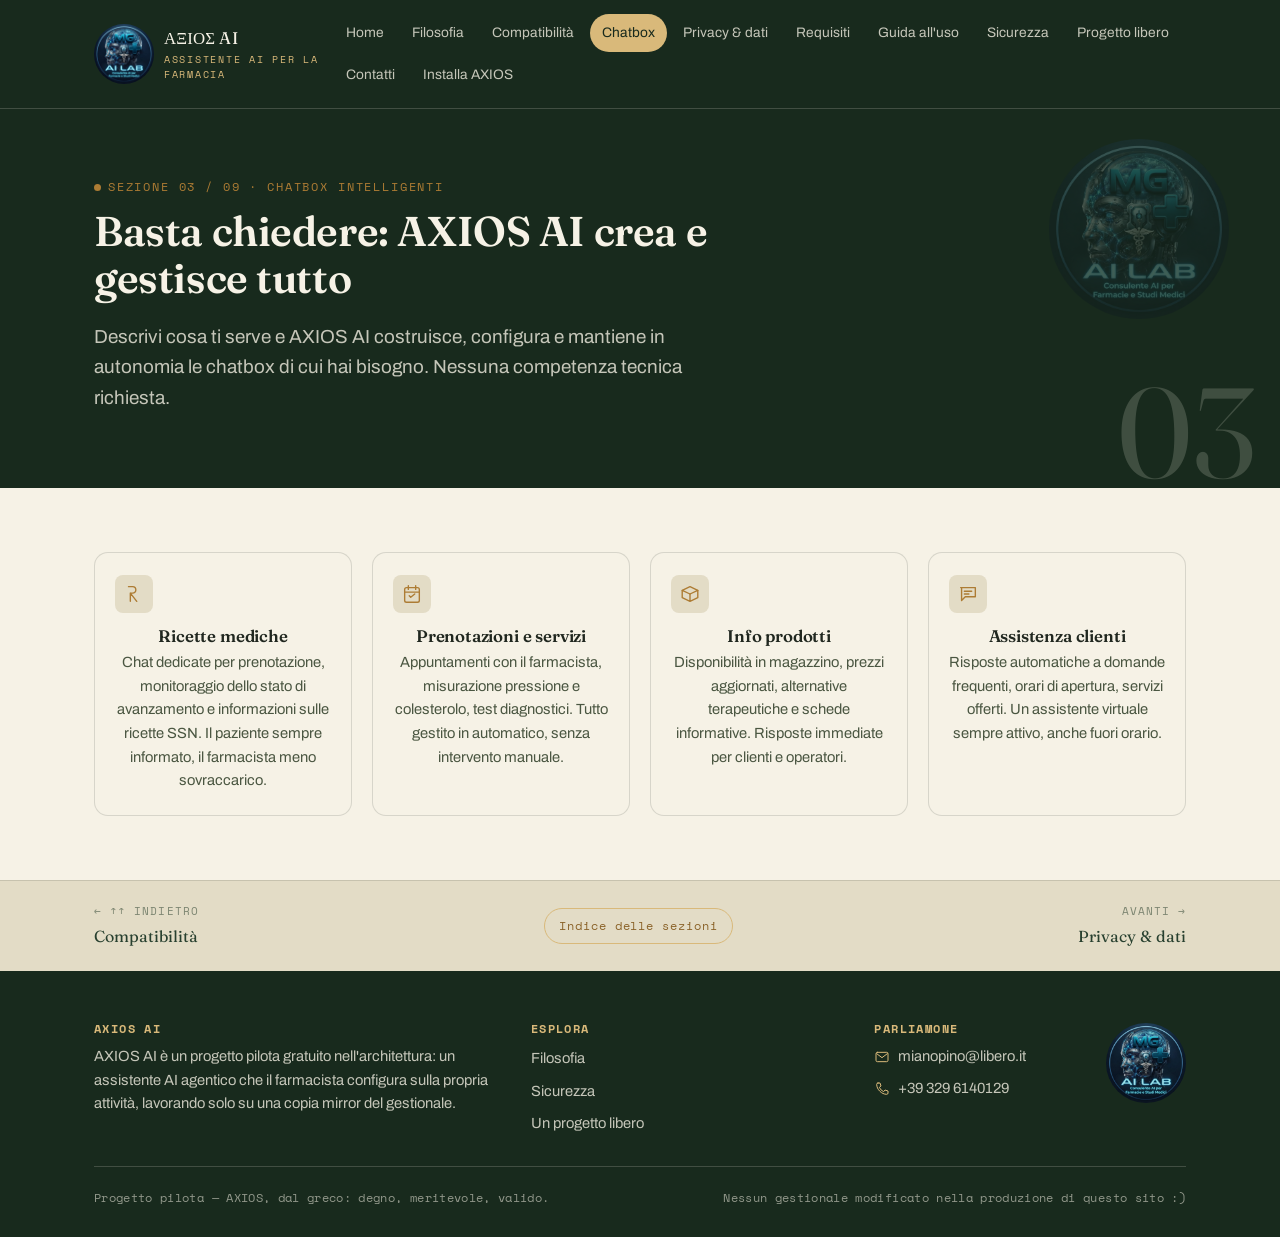
<file: chatbox.html>
<!doctype html>
<html lang="it">
<head>
<meta charset="utf-8">
<meta name="viewport" content="width=device-width, initial-scale=1">
<title>Chatbox intelligenti · AXIOS AI</title>
<meta name="description" content="Le chatbox che AXIOS AI costruisce e mantiene da solo: ricette, prenotazioni, prodotti, assistenza.">
<meta property="og:title" content="Chatbox intelligenti · AXIOS AI">
<meta property="og:description" content="Le chatbox che AXIOS AI costruisce e mantiene da solo: ricette, prenotazioni, prodotti, assistenza.">
<meta property="og:type" content="website">
<link rel="icon" type="image/png" sizes="32x32" href="assets/img/favicon.png">

<link rel="preconnect" href="https://fonts.googleapis.com">
<link rel="preconnect" href="https://fonts.gstatic.com" crossorigin>
<link href="https://fonts.googleapis.com/css2?family=Fraunces:ital,opsz,wght@0,9..144,400;0,9..144,600;1,9..144,500&amp;family=Archivo:wght@400;500;600;700&amp;family=Space+Mono:wght@400;700&amp;display=swap" rel="stylesheet">
<link rel="stylesheet" href="assets/css/style.css">
</head>
<body>
  <header class="site-header">
    <div class="site-header__bar">
      <a class="brand" href="index.html">
        <img class="brand__logo" src="assets/img/logo.jpg" alt="AXIOS AI">
        <span class="brand__word">ΑΞΙΟΣ AI<small>Assistente AI per la Farmacia</small></span>
      </a>
      <button class="nav-toggle" aria-label="Apri il menu" aria-expanded="false">
        <svg viewBox="0 0 24 24" fill="none" stroke="currentColor" stroke-width="1.6" stroke-linecap="round"><path d="M4 7h16M4 12h16M4 17h16"/></svg>
      </button>
      <nav class="site-nav">
        <ul class="site-nav__list">
          <li><a href="index.html">Home</a></li>
          <li><a href="filosofia.html">Filosofia</a></li>
          <li><a href="compatibilita.html">Compatibilità</a></li>
          <li><a href="chatbox.html" aria-current="page">Chatbox</a></li>
          <li><a href="privacy.html">Privacy & dati</a></li>
          <li><a href="requisiti.html">Requisiti</a></li>
          <li><a href="guida-uso.html">Guida all'uso</a></li>
          <li><a href="sicurezza.html">Sicurezza</a></li>
          <li><a href="progetto-libero.html">Progetto libero</a></li>
          <li><a href="contatti.html">Contatti</a></li>
          <li><a href="installa-axios.html">Installa AXIOS</a></li>
        </ul>
      </nav>
    </div>
  </header>
  <section class="page-hero">
    <div class="container">
      <img class="hero__brand-stamp" src="assets/img/logo.jpg" alt="" aria-hidden="true">
      <span class="page-hero__index">03</span>
      <p class="eyebrow on-dark">Sezione 03 / 09 · Chatbox intelligenti</p>
      <h1>Basta chiedere: AXIOS AI crea e gestisce tutto</h1>
      <p class="lead">Descrivi cosa ti serve e AXIOS AI costruisce, configura e mantiene in autonomia le chatbox di cui hai bisogno. Nessuna competenza tecnica richiesta.</p>
    </div>
  </section>
  <section class="section section--paper">
    <div class="container">
      <div class="feature-grid">
      <div class="feature reveal">
        <div class="feature__icon"><svg class="icon" viewBox="0 0 24 24" fill="none" stroke="currentColor" stroke-width="1.5" stroke-linecap="round" stroke-linejoin="round" aria-hidden="true"><path d="M6 4h4.5a3.5 3.5 0 0 1 0 7H8m0 0 7 9M8 11v9"/></svg></div>
        <h3>Ricette mediche</h3>
        <p>Chat dedicate per prenotazione, monitoraggio dello stato di avanzamento e informazioni sulle ricette SSN. Il paziente sempre informato, il farmacista meno sovraccarico.</p>
      </div>
      <div class="feature reveal">
        <div class="feature__icon"><svg class="icon" viewBox="0 0 24 24" fill="none" stroke="currentColor" stroke-width="1.5" stroke-linecap="round" stroke-linejoin="round" aria-hidden="true"><rect x="4" y="5" width="16" height="16" rx="2"/><path d="M4 10h16M8 3v4M16 3v4"/><path d="M9 14l1.6 1.6L15 12"/></svg></div>
        <h3>Prenotazioni e servizi</h3>
        <p>Appuntamenti con il farmacista, misurazione pressione e colesterolo, test diagnostici. Tutto gestito in automatico, senza intervento manuale.</p>
      </div>
      <div class="feature reveal">
        <div class="feature__icon"><svg class="icon" viewBox="0 0 24 24" fill="none" stroke="currentColor" stroke-width="1.5" stroke-linecap="round" stroke-linejoin="round" aria-hidden="true"><path d="M3.5 8 12 4l8.5 4-8.5 4-8.5-4Z"/><path d="M3.5 8v8L12 20l8.5-4V8M12 12v8"/></svg></div>
        <h3>Info prodotti</h3>
        <p>Disponibilità in magazzino, prezzi aggiornati, alternative terapeutiche e schede informative. Risposte immediate per clienti e operatori.</p>
      </div>
      <div class="feature reveal">
        <div class="feature__icon"><svg class="icon" viewBox="0 0 24 24" fill="none" stroke="currentColor" stroke-width="1.5" stroke-linecap="round" stroke-linejoin="round" aria-hidden="true"><path d="M4 5h16v10H9l-4 4V5Z"/><path d="M8 9h8M8 12h5"/></svg></div>
        <h3>Assistenza clienti</h3>
        <p>Risposte automatiche a domande frequenti, orari di apertura, servizi offerti. Un assistente virtuale sempre attivo, anche fuori orario.</p>
      </div>
      </div>
    </div>
  </section>
  <nav class="pager" aria-label="Naviga tra le sezioni">
    <div class="pager__inner">
      <a class="pager__link is-prev" href="compatibilita.html">
        <span class="pager__dir">&larr; &uarr;&uarr; Indietro</span>
        <span class="pager__title">Compatibilità</span>
      </a>
      <a class="pager__home" href="index.html#menu">Indice delle sezioni</a>
      <a class="pager__link is-next" href="privacy.html">
        <span class="pager__dir">Avanti &rarr;</span>
        <span class="pager__title">Privacy & dati</span>
      </a>
    </div>
  </nav>
  <footer class="site-footer">
    <div class="container">
      <div class="footer-grid">
        <div>
          <h4>AXIOS AI</h4>
          <p>AXIOS AI è un progetto pilota gratuito nell'architettura: un assistente AI agentico che il farmacista configura sulla propria attività, lavorando solo su una copia mirror del gestionale.</p>
        </div>
        <div>
          <h4>Esplora</h4>
          <ul class="footer-links">
            <li><a href="filosofia.html">Filosofia</a></li>
            <li><a href="sicurezza.html">Sicurezza</a></li>
            <li><a href="progetto-libero.html">Un progetto libero</a></li>
          </ul>
        </div>
        <div class="footer-parliamone">
          <div class="footer-parliamone__content">
            <h4>Parliamone</h4>
            <div class="footer-contact">
              <a href="mailto:mianopino@libero.it"><svg class="icon" viewBox="0 0 24 24" fill="none" stroke="currentColor" stroke-width="1.5" stroke-linecap="round" stroke-linejoin="round" aria-hidden="true"><rect x="3" y="5" width="18" height="14" rx="2"/><path d="m4 7 8 6 8-6"/></svg> mianopino@libero.it</a>
              <a href="https://wa.me/393296140129"><svg class="icon" viewBox="0 0 24 24" fill="none" stroke="currentColor" stroke-width="1.5" stroke-linecap="round" stroke-linejoin="round" aria-hidden="true"><path d="M6 3h3l1.5 4.5L8 9.5a12 12 0 0 0 6.5 6.5l2-2.5L21 15v3a2 2 0 0 1-2 2C11.5 20 4 12.5 4 5a2 2 0 0 1 2-2Z"/></svg> +39 329 6140129</a>
            </div>
          </div>
          <img class="footer-logo" src="assets/img/logo.jpg" alt="AXIOS AI">
        </div>
      </div>
      <div class="footer-bottom">
        <span>Progetto pilota — AXIOS, dal greco: degno, meritevole, valido.</span>
        <span>Nessun gestionale modificato nella produzione di questo sito :)</span>
      </div>
    </div>
  </footer>
  <script src="assets/js/main.js"></script>
</body>
</html>
</file>
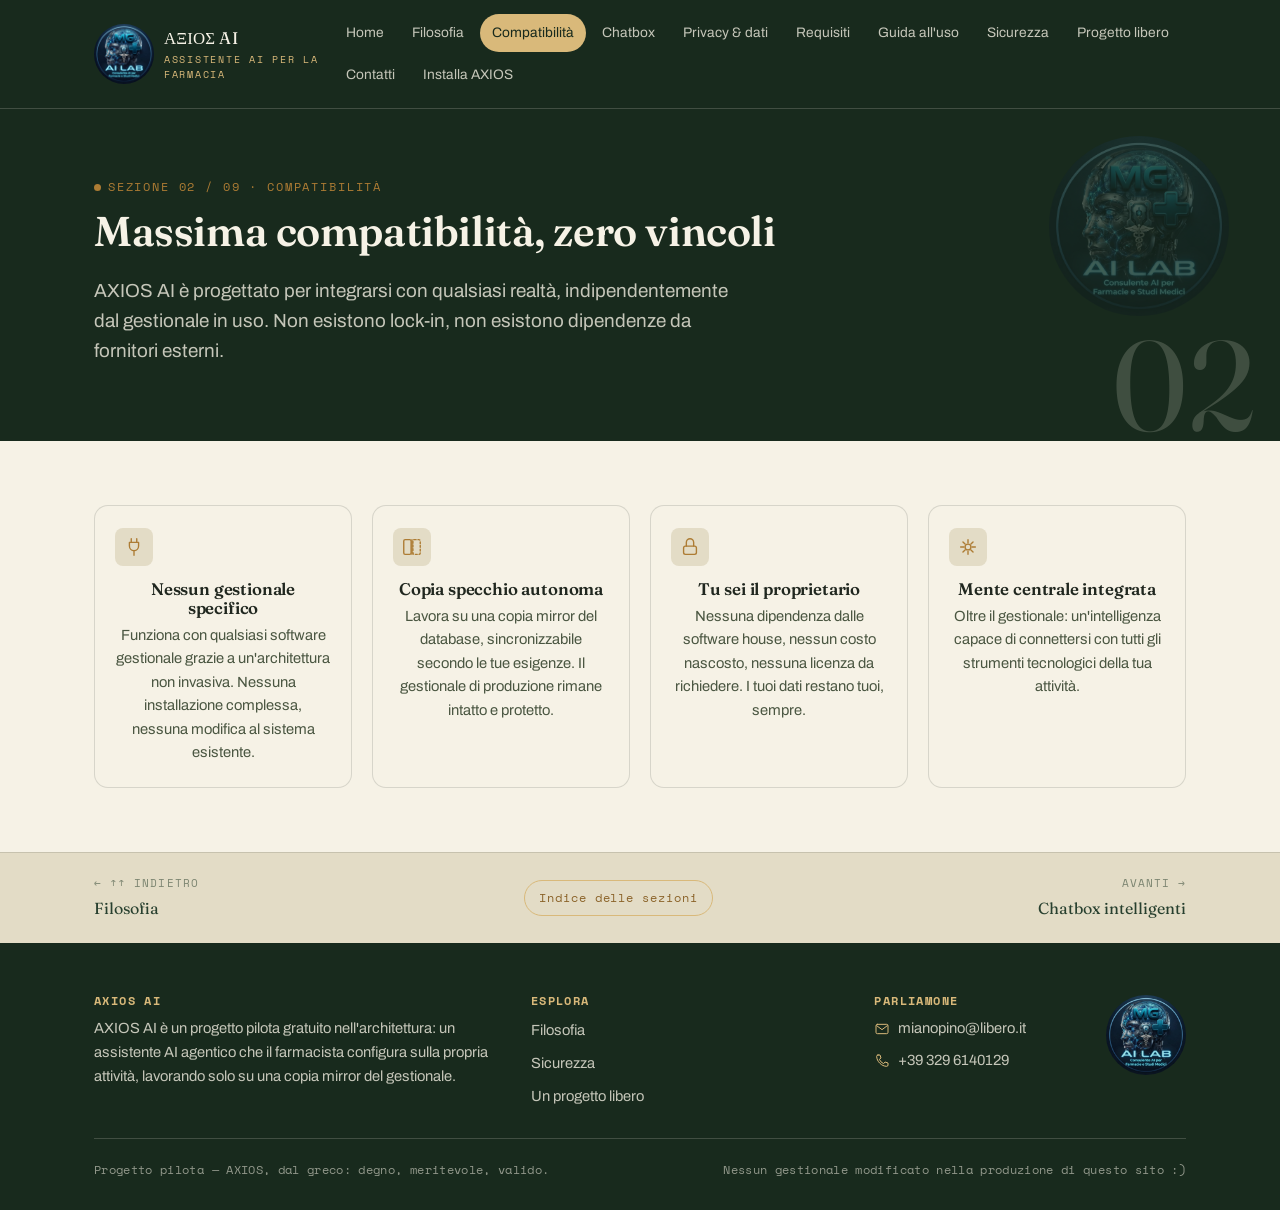
<file: compatibilita.html>
<!doctype html>
<html lang="it">
<head>
<meta charset="utf-8">
<meta name="viewport" content="width=device-width, initial-scale=1">
<title>Compatibilità · AXIOS AI</title>
<meta name="description" content="Nessun lock-in, nessuna dipendenza: AXIOS AI funziona con qualsiasi gestionale di farmacia.">
<meta property="og:title" content="Compatibilità · AXIOS AI">
<meta property="og:description" content="Nessun lock-in, nessuna dipendenza: AXIOS AI funziona con qualsiasi gestionale di farmacia.">
<meta property="og:type" content="website">
<link rel="icon" type="image/png" sizes="32x32" href="assets/img/favicon.png">

<link rel="preconnect" href="https://fonts.googleapis.com">
<link rel="preconnect" href="https://fonts.gstatic.com" crossorigin>
<link href="https://fonts.googleapis.com/css2?family=Fraunces:ital,opsz,wght@0,9..144,400;0,9..144,600;1,9..144,500&amp;family=Archivo:wght@400;500;600;700&amp;family=Space+Mono:wght@400;700&amp;display=swap" rel="stylesheet">
<link rel="stylesheet" href="assets/css/style.css">
</head>
<body>
  <header class="site-header">
    <div class="site-header__bar">
      <a class="brand" href="index.html">
        <img class="brand__logo" src="assets/img/logo.jpg" alt="AXIOS AI">
        <span class="brand__word">ΑΞΙΟΣ AI<small>Assistente AI per la Farmacia</small></span>
      </a>
      <button class="nav-toggle" aria-label="Apri il menu" aria-expanded="false">
        <svg viewBox="0 0 24 24" fill="none" stroke="currentColor" stroke-width="1.6" stroke-linecap="round"><path d="M4 7h16M4 12h16M4 17h16"/></svg>
      </button>
      <nav class="site-nav">
        <ul class="site-nav__list">
          <li><a href="index.html">Home</a></li>
          <li><a href="filosofia.html">Filosofia</a></li>
          <li><a href="compatibilita.html" aria-current="page">Compatibilità</a></li>
          <li><a href="chatbox.html">Chatbox</a></li>
          <li><a href="privacy.html">Privacy & dati</a></li>
          <li><a href="requisiti.html">Requisiti</a></li>
          <li><a href="guida-uso.html">Guida all'uso</a></li>
          <li><a href="sicurezza.html">Sicurezza</a></li>
          <li><a href="progetto-libero.html">Progetto libero</a></li>
          <li><a href="contatti.html">Contatti</a></li>
          <li><a href="installa-axios.html">Installa AXIOS</a></li>
        </ul>
      </nav>
    </div>
  </header>
  <section class="page-hero">
    <div class="container">
      <img class="hero__brand-stamp" src="assets/img/logo.jpg" alt="" aria-hidden="true">
      <span class="page-hero__index">02</span>
      <p class="eyebrow on-dark">Sezione 02 / 09 · Compatibilità</p>
      <h1>Massima compatibilità, zero vincoli</h1>
      <p class="lead">AXIOS AI è progettato per integrarsi con qualsiasi realtà, indipendentemente dal gestionale in uso. Non esistono lock-in, non esistono dipendenze da fornitori esterni.</p>
    </div>
  </section>
  <section class="section section--paper">
    <div class="container">
      <div class="feature-grid">
      <div class="feature reveal">
        <div class="feature__icon"><svg class="icon" viewBox="0 0 24 24" fill="none" stroke="currentColor" stroke-width="1.5" stroke-linecap="round" stroke-linejoin="round" aria-hidden="true"><path d="M9 7V3M15 7V3M7 7h10v4a5 5 0 0 1-5 5 5 5 0 0 1-5-5V7Z"/><path d="M12 16v5"/></svg></div>
        <h3>Nessun gestionale specifico</h3>
        <p>Funziona con qualsiasi software gestionale grazie a un'architettura non invasiva. Nessuna installazione complessa, nessuna modifica al sistema esistente.</p>
      </div>
      <div class="feature reveal">
        <div class="feature__icon"><svg class="icon" viewBox="0 0 24 24" fill="none" stroke="currentColor" stroke-width="1.5" stroke-linecap="round" stroke-linejoin="round" aria-hidden="true"><rect x="3" y="4" width="8" height="16" rx="1.5"/><rect x="13" y="4" width="8" height="16" rx="1.5" stroke-dasharray="2 2"/><path d="M12 4v16"/></svg></div>
        <h3>Copia specchio autonoma</h3>
        <p>Lavora su una copia mirror del database, sincronizzabile secondo le tue esigenze. Il gestionale di produzione rimane intatto e protetto.</p>
      </div>
      <div class="feature reveal">
        <div class="feature__icon"><svg class="icon" viewBox="0 0 24 24" fill="none" stroke="currentColor" stroke-width="1.5" stroke-linecap="round" stroke-linejoin="round" aria-hidden="true"><rect x="5" y="11" width="14" height="9" rx="2"/><path d="M8 11V7a4 4 0 0 1 8 0v4"/></svg></div>
        <h3>Tu sei il proprietario</h3>
        <p>Nessuna dipendenza dalle software house, nessun costo nascosto, nessuna licenza da richiedere. I tuoi dati restano tuoi, sempre.</p>
      </div>
      <div class="feature reveal">
        <div class="feature__icon"><svg class="icon" viewBox="0 0 24 24" fill="none" stroke="currentColor" stroke-width="1.5" stroke-linecap="round" stroke-linejoin="round" aria-hidden="true"><circle cx="12" cy="12" r="3.2"/><path d="M12 4v3.5M12 16.5V20M4 12h3.5M16.5 12H20M6.5 6.5l2.3 2.3M15.2 15.2l2.3 2.3M17.5 6.5l-2.3 2.3M8.8 15.2l-2.3 2.3"/></svg></div>
        <h3>Mente centrale integrata</h3>
        <p>Oltre il gestionale: un'intelligenza capace di connettersi con tutti gli strumenti tecnologici della tua attività.</p>
      </div>
      </div>
    </div>
  </section>
  <nav class="pager" aria-label="Naviga tra le sezioni">
    <div class="pager__inner">
      <a class="pager__link is-prev" href="filosofia.html">
        <span class="pager__dir">&larr; &uarr;&uarr; Indietro</span>
        <span class="pager__title">Filosofia</span>
      </a>
      <a class="pager__home" href="index.html#menu">Indice delle sezioni</a>
      <a class="pager__link is-next" href="chatbox.html">
        <span class="pager__dir">Avanti &rarr;</span>
        <span class="pager__title">Chatbox intelligenti</span>
      </a>
    </div>
  </nav>
  <footer class="site-footer">
    <div class="container">
      <div class="footer-grid">
        <div>
          <h4>AXIOS AI</h4>
          <p>AXIOS AI è un progetto pilota gratuito nell'architettura: un assistente AI agentico che il farmacista configura sulla propria attività, lavorando solo su una copia mirror del gestionale.</p>
        </div>
        <div>
          <h4>Esplora</h4>
          <ul class="footer-links">
            <li><a href="filosofia.html">Filosofia</a></li>
            <li><a href="sicurezza.html">Sicurezza</a></li>
            <li><a href="progetto-libero.html">Un progetto libero</a></li>
          </ul>
        </div>
        <div class="footer-parliamone">
          <div class="footer-parliamone__content">
            <h4>Parliamone</h4>
            <div class="footer-contact">
              <a href="mailto:mianopino@libero.it"><svg class="icon" viewBox="0 0 24 24" fill="none" stroke="currentColor" stroke-width="1.5" stroke-linecap="round" stroke-linejoin="round" aria-hidden="true"><rect x="3" y="5" width="18" height="14" rx="2"/><path d="m4 7 8 6 8-6"/></svg> mianopino@libero.it</a>
              <a href="https://wa.me/393296140129"><svg class="icon" viewBox="0 0 24 24" fill="none" stroke="currentColor" stroke-width="1.5" stroke-linecap="round" stroke-linejoin="round" aria-hidden="true"><path d="M6 3h3l1.5 4.5L8 9.5a12 12 0 0 0 6.5 6.5l2-2.5L21 15v3a2 2 0 0 1-2 2C11.5 20 4 12.5 4 5a2 2 0 0 1 2-2Z"/></svg> +39 329 6140129</a>
            </div>
          </div>
          <img class="footer-logo" src="assets/img/logo.jpg" alt="AXIOS AI">
        </div>
      </div>
      <div class="footer-bottom">
        <span>Progetto pilota — AXIOS, dal greco: degno, meritevole, valido.</span>
        <span>Nessun gestionale modificato nella produzione di questo sito :)</span>
      </div>
    </div>
  </footer>
  <script src="assets/js/main.js"></script>
</body>
</html>
</file>
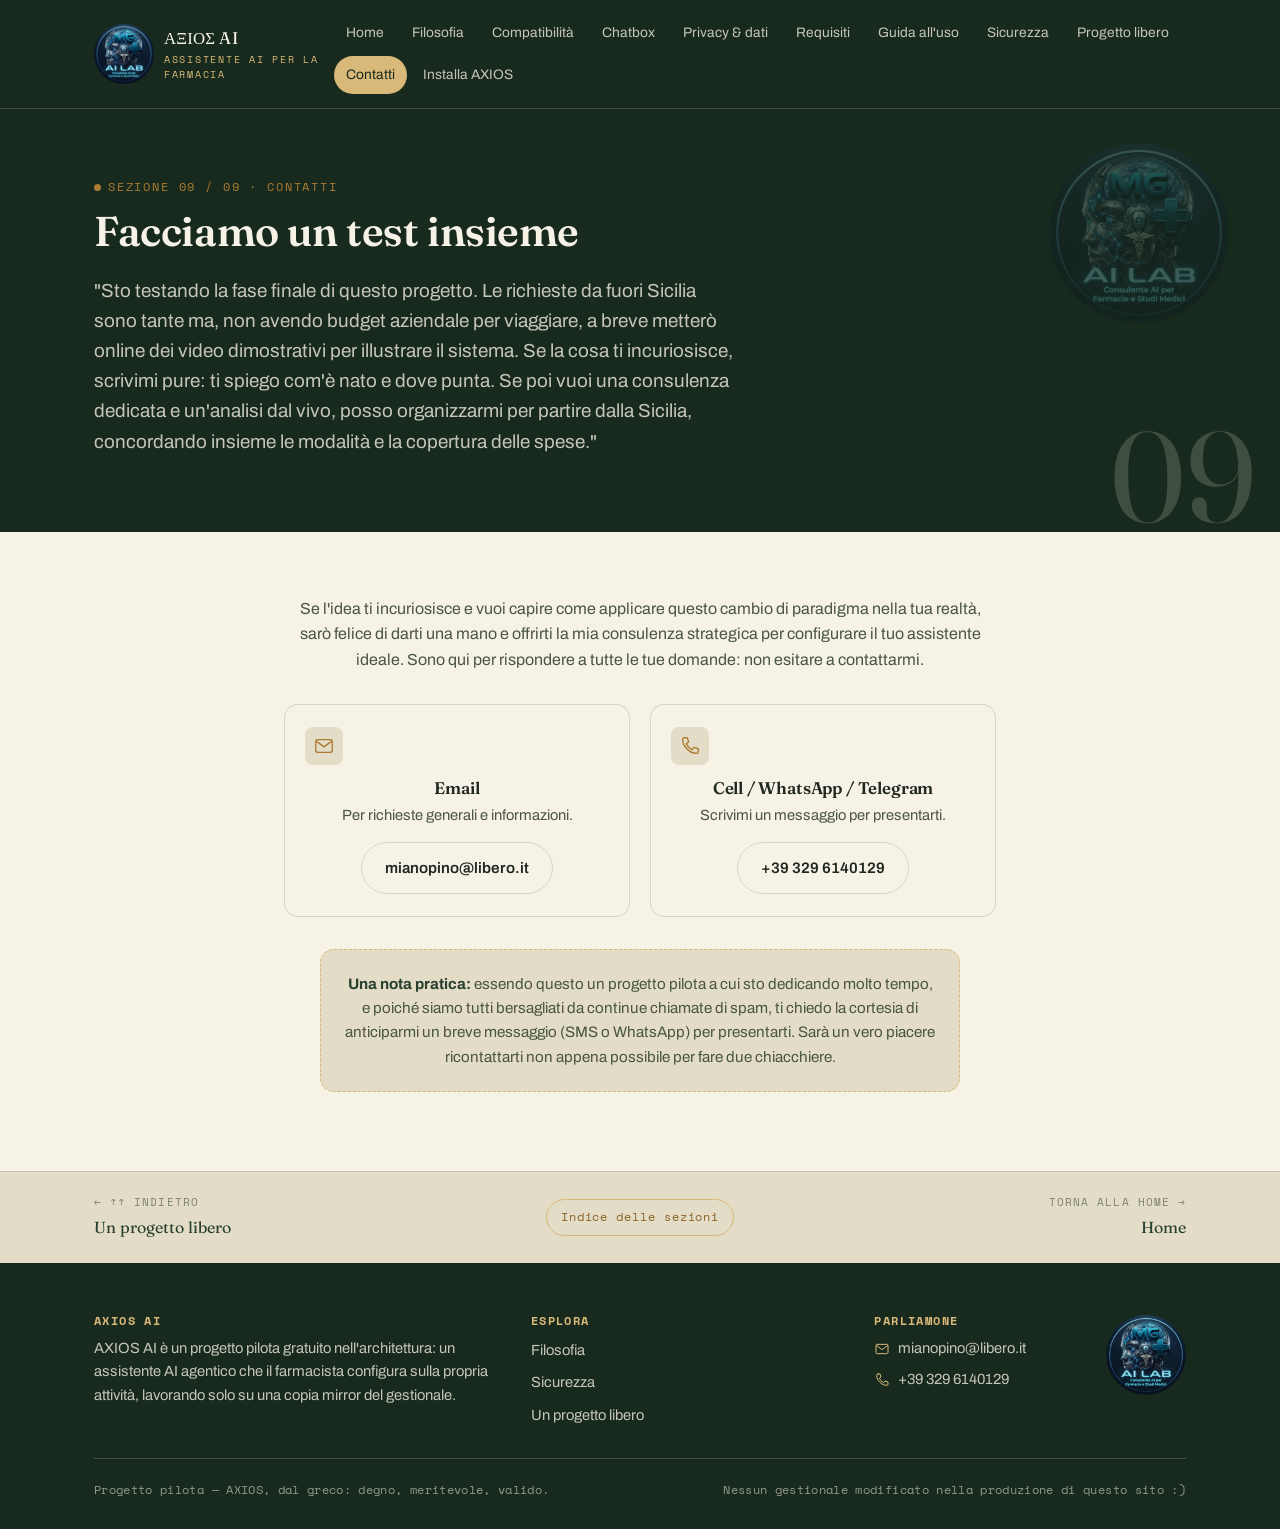
<file: contatti.html>
<!doctype html>
<html lang="it">
<head>
<meta charset="utf-8">
<meta name="viewport" content="width=device-width, initial-scale=1">
<title>Contatti · AXIOS AI</title>
<meta name="description" content="Scrivi a Giuseppe per parlare di AXIOS AI: email, WhatsApp o Telegram.">
<meta property="og:title" content="Contatti · AXIOS AI">
<meta property="og:description" content="Scrivi a Giuseppe per parlare di AXIOS AI: email, WhatsApp o Telegram.">
<meta property="og:type" content="website">
<link rel="icon" type="image/png" sizes="32x32" href="assets/img/favicon.png">

<link rel="preconnect" href="https://fonts.googleapis.com">
<link rel="preconnect" href="https://fonts.gstatic.com" crossorigin>
<link href="https://fonts.googleapis.com/css2?family=Fraunces:ital,opsz,wght@0,9..144,400;0,9..144,600;1,9..144,500&amp;family=Archivo:wght@400;500;600;700&amp;family=Space+Mono:wght@400;700&amp;display=swap" rel="stylesheet">
<link rel="stylesheet" href="assets/css/style.css">
</head>
<body>
  <header class="site-header">
    <div class="site-header__bar">
      <a class="brand" href="index.html">
        <img class="brand__logo" src="assets/img/logo.jpg" alt="AXIOS AI">
        <span class="brand__word">ΑΞΙΟΣ AI<small>Assistente AI per la Farmacia</small></span>
      </a>
      <button class="nav-toggle" aria-label="Apri il menu" aria-expanded="false">
        <svg viewBox="0 0 24 24" fill="none" stroke="currentColor" stroke-width="1.6" stroke-linecap="round"><path d="M4 7h16M4 12h16M4 17h16"/></svg>
      </button>
      <nav class="site-nav">
        <ul class="site-nav__list">
          <li><a href="index.html">Home</a></li>
          <li><a href="filosofia.html">Filosofia</a></li>
          <li><a href="compatibilita.html">Compatibilità</a></li>
          <li><a href="chatbox.html">Chatbox</a></li>
          <li><a href="privacy.html">Privacy & dati</a></li>
          <li><a href="requisiti.html">Requisiti</a></li>
          <li><a href="guida-uso.html">Guida all'uso</a></li>
          <li><a href="sicurezza.html">Sicurezza</a></li>
          <li><a href="progetto-libero.html">Progetto libero</a></li>
          <li><a href="contatti.html" aria-current="page">Contatti</a></li>
          <li><a href="installa-axios.html">Installa AXIOS</a></li>
        </ul>
      </nav>
    </div>
  </header>
  <section class="page-hero">
    <div class="container">
      <img class="hero__brand-stamp" src="assets/img/logo.jpg" alt="" aria-hidden="true">
      <span class="page-hero__index">09</span>
      <p class="eyebrow on-dark">Sezione 09 / 09 · Contatti</p>
      <h1>Facciamo un test insieme</h1>
      <p class="lead">"Sto testando la fase finale di questo progetto. Le richieste da fuori Sicilia sono tante ma, non avendo budget aziendale per viaggiare, a breve metterò online dei video dimostrativi per illustrare il sistema. Se la cosa ti incuriosisce, scrivimi pure: ti spiego com'è nato e dove punta. Se poi vuoi una consulenza dedicata e un'analisi dal vivo, posso organizzarmi per partire dalla Sicilia, concordando insieme le modalità e la copertura delle spese."</p>
    </div>
  </section>
  <section class="section section--paper">
    <div class="container" style="max-width:760px;">
      <p class="reveal">Se l'idea ti incuriosisce e vuoi capire come applicare questo
      cambio di paradigma nella tua realtà, sarò felice di darti una mano e
      offrirti la mia consulenza strategica per configurare il tuo assistente ideale.
      Sono qui per rispondere a tutte le tue domande: non esitare a contattarmi.</p>

      <div class="feature-grid reveal" style="margin:2em 0;">
        <div class="feature">
          <div class="feature__icon"><svg class="icon" viewBox="0 0 24 24" fill="none" stroke="currentColor" stroke-width="1.5" stroke-linecap="round" stroke-linejoin="round" aria-hidden="true"><rect x="3" y="5" width="18" height="14" rx="2"/><path d="m4 7 8 6 8-6"/></svg></div>
          <h3>Email</h3>
          <p>Per richieste generali e informazioni.</p>
          <p style="margin-top:14px;"><a class="btn btn-outline-dark"
             href="mailto:mianopino@libero.it">mianopino@libero.it</a></p>
        </div>
        <div class="feature">
          <div class="feature__icon"><svg class="icon" viewBox="0 0 24 24" fill="none" stroke="currentColor" stroke-width="1.5" stroke-linecap="round" stroke-linejoin="round" aria-hidden="true"><path d="M6 3h3l1.5 4.5L8 9.5a12 12 0 0 0 6.5 6.5l2-2.5L21 15v3a2 2 0 0 1-2 2C11.5 20 4 12.5 4 5a2 2 0 0 1 2-2Z"/></svg></div>
          <h3>Cell / WhatsApp / Telegram</h3>
          <p>Scrivimi un messaggio per presentarti.</p>
          <p style="margin-top:14px;"><a class="btn btn-outline-dark"
             href="https://wa.me/393296140129">+39 329 6140129</a></p>
        </div>
      </div>

      <p class="callout reveal">
        <strong>Una nota pratica:</strong> essendo questo un progetto pilota a cui sto
        dedicando molto tempo, e poiché siamo tutti bersagliati da continue chiamate
        di spam, ti chiedo la cortesia di anticiparmi un breve messaggio (SMS o WhatsApp)
        per presentarti. Sarà un vero piacere ricontattarti non appena possibile per
        fare due chiacchiere.
      </p>
    </div>
  </section>
  <nav class="pager" aria-label="Naviga tra le sezioni">
    <div class="pager__inner">
      <a class="pager__link is-prev" href="progetto-libero.html">
        <span class="pager__dir">&larr; &uarr;&uarr; Indietro</span>
        <span class="pager__title">Un progetto libero</span>
      </a>
      <a class="pager__home" href="index.html#menu">Indice delle sezioni</a>
      <a class="pager__link is-next" href="index.html">
        <span class="pager__dir">Torna alla home &rarr;</span>
        <span class="pager__title">Home</span>
      </a>
    </div>
  </nav>
  <footer class="site-footer">
    <div class="container">
      <div class="footer-grid">
        <div>
          <h4>AXIOS AI</h4>
          <p>AXIOS AI è un progetto pilota gratuito nell'architettura: un assistente AI agentico che il farmacista configura sulla propria attività, lavorando solo su una copia mirror del gestionale.</p>
        </div>
        <div>
          <h4>Esplora</h4>
          <ul class="footer-links">
            <li><a href="filosofia.html">Filosofia</a></li>
            <li><a href="sicurezza.html">Sicurezza</a></li>
            <li><a href="progetto-libero.html">Un progetto libero</a></li>
          </ul>
        </div>
        <div class="footer-parliamone">
          <div class="footer-parliamone__content">
            <h4>Parliamone</h4>
            <div class="footer-contact">
              <a href="mailto:mianopino@libero.it"><svg class="icon" viewBox="0 0 24 24" fill="none" stroke="currentColor" stroke-width="1.5" stroke-linecap="round" stroke-linejoin="round" aria-hidden="true"><rect x="3" y="5" width="18" height="14" rx="2"/><path d="m4 7 8 6 8-6"/></svg> mianopino@libero.it</a>
              <a href="https://wa.me/393296140129"><svg class="icon" viewBox="0 0 24 24" fill="none" stroke="currentColor" stroke-width="1.5" stroke-linecap="round" stroke-linejoin="round" aria-hidden="true"><path d="M6 3h3l1.5 4.5L8 9.5a12 12 0 0 0 6.5 6.5l2-2.5L21 15v3a2 2 0 0 1-2 2C11.5 20 4 12.5 4 5a2 2 0 0 1 2-2Z"/></svg> +39 329 6140129</a>
            </div>
          </div>
          <img class="footer-logo" src="assets/img/logo.jpg" alt="AXIOS AI">
        </div>
      </div>
      <div class="footer-bottom">
        <span>Progetto pilota — AXIOS, dal greco: degno, meritevole, valido.</span>
        <span>Nessun gestionale modificato nella produzione di questo sito :)</span>
      </div>
    </div>
  </footer>
  <script src="assets/js/main.js"></script>
</body>
</html>
</file>
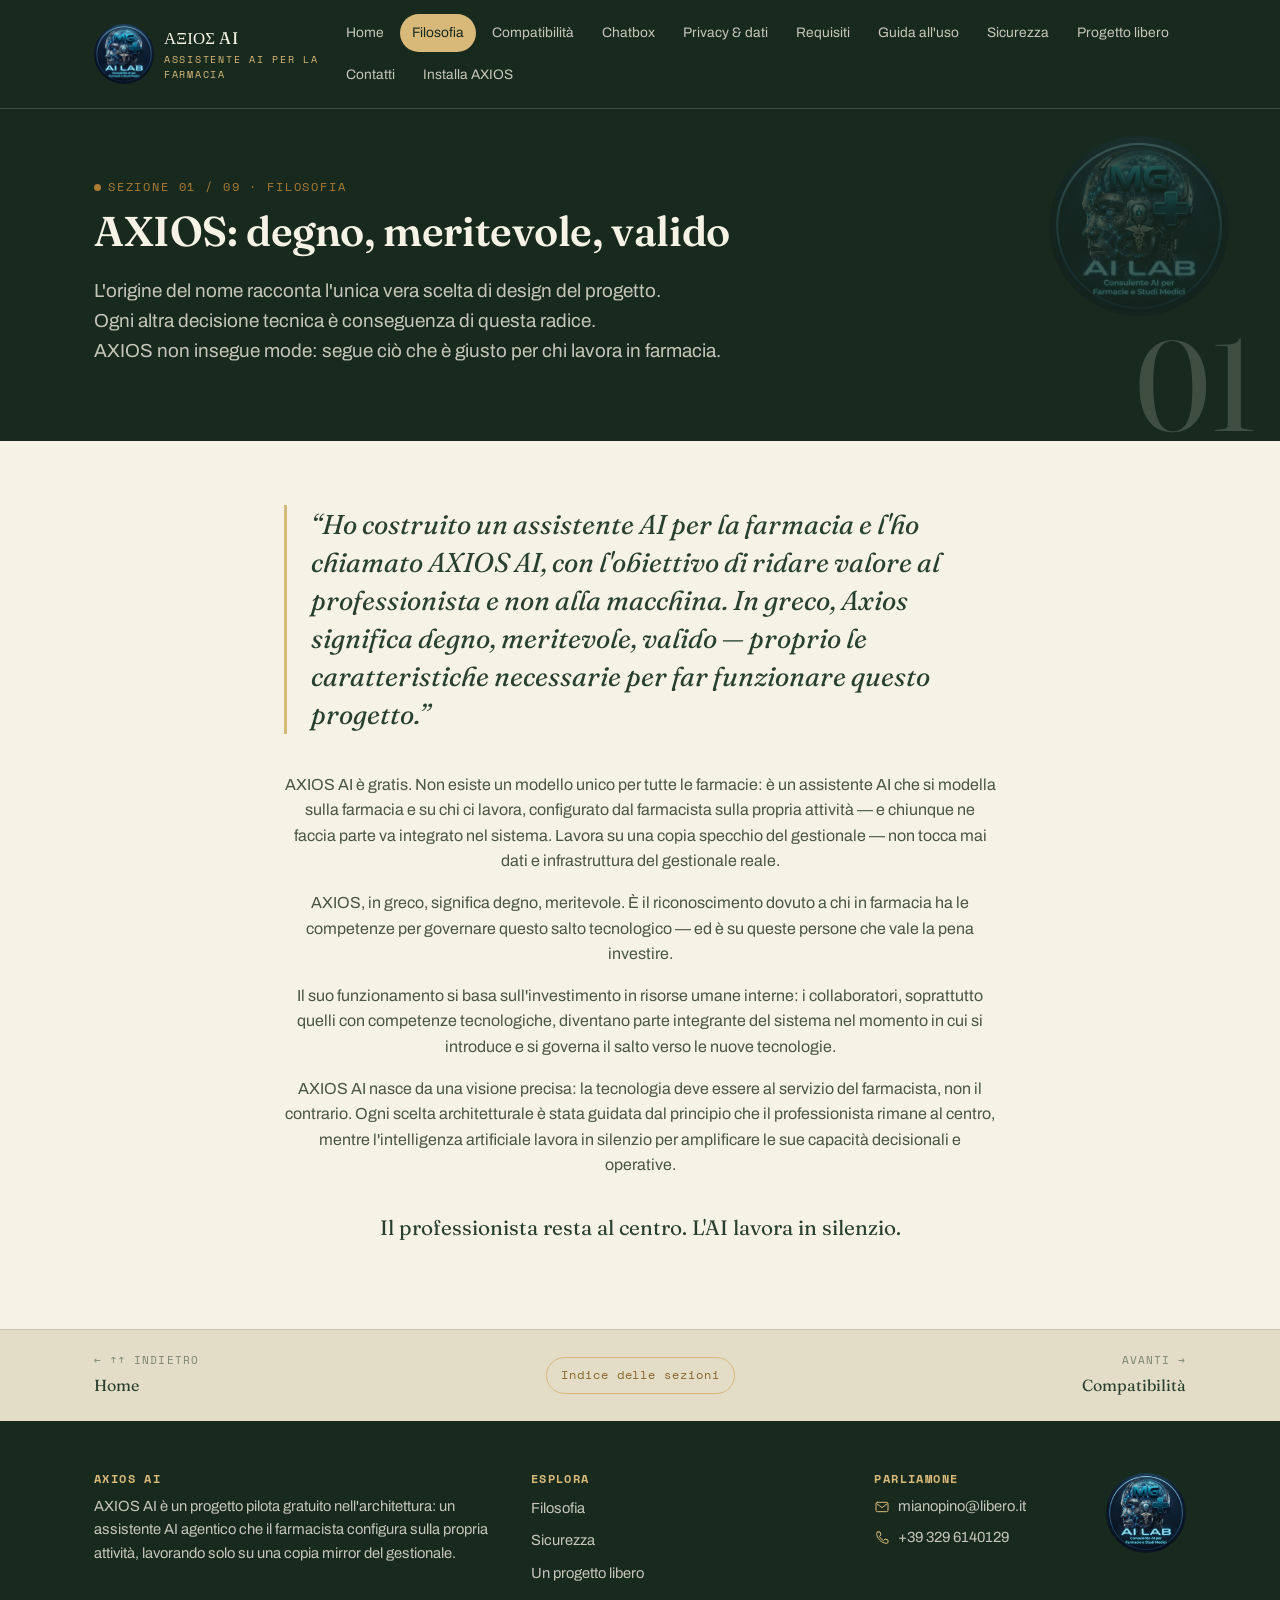
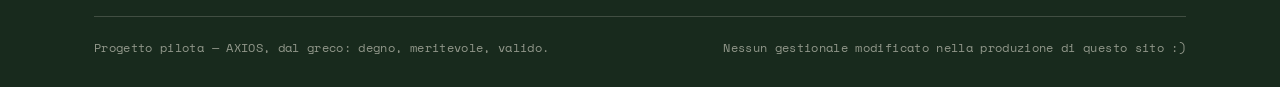
<file: filosofia.html>
<!doctype html>
<html lang="it">
<head>
<meta charset="utf-8">
<meta name="viewport" content="width=device-width, initial-scale=1">
<title>Filosofia · AXIOS AI</title>
<meta name="description" content="Perché si chiama AXIOS AI e cosa significa degno, meritevole, valido in greco.">
<meta property="og:title" content="Filosofia · AXIOS AI">
<meta property="og:description" content="Perché si chiama AXIOS AI e cosa significa degno, meritevole, valido in greco.">
<meta property="og:type" content="website">
<link rel="icon" type="image/png" sizes="32x32" href="assets/img/favicon.png">

<link rel="preconnect" href="https://fonts.googleapis.com">
<link rel="preconnect" href="https://fonts.gstatic.com" crossorigin>
<link href="https://fonts.googleapis.com/css2?family=Fraunces:ital,opsz,wght@0,9..144,400;0,9..144,600;1,9..144,500&amp;family=Archivo:wght@400;500;600;700&amp;family=Space+Mono:wght@400;700&amp;display=swap" rel="stylesheet">
<link rel="stylesheet" href="assets/css/style.css">
</head>
<body>
  <header class="site-header">
    <div class="site-header__bar">
      <a class="brand" href="index.html">
        <img class="brand__logo" src="assets/img/logo.jpg" alt="AXIOS AI">
        <span class="brand__word">ΑΞΙΟΣ AI<small>Assistente AI per la Farmacia</small></span>
      </a>
      <button class="nav-toggle" aria-label="Apri il menu" aria-expanded="false">
        <svg viewBox="0 0 24 24" fill="none" stroke="currentColor" stroke-width="1.6" stroke-linecap="round"><path d="M4 7h16M4 12h16M4 17h16"/></svg>
      </button>
      <nav class="site-nav">
        <ul class="site-nav__list">
          <li><a href="index.html">Home</a></li>
          <li><a href="filosofia.html" aria-current="page">Filosofia</a></li>
          <li><a href="compatibilita.html">Compatibilità</a></li>
          <li><a href="chatbox.html">Chatbox</a></li>
          <li><a href="privacy.html">Privacy & dati</a></li>
          <li><a href="requisiti.html">Requisiti</a></li>
          <li><a href="guida-uso.html">Guida all'uso</a></li>
          <li><a href="sicurezza.html">Sicurezza</a></li>
          <li><a href="progetto-libero.html">Progetto libero</a></li>
          <li><a href="contatti.html">Contatti</a></li>
          <li><a href="installa-axios.html">Installa AXIOS</a></li>
        </ul>
      </nav>
    </div>
  </header>
  <section class="page-hero">
    <div class="container">
      <img class="hero__brand-stamp" src="assets/img/logo.jpg" alt="" aria-hidden="true">
      <span class="page-hero__index">01</span>
      <p class="eyebrow on-dark">Sezione 01 / 09 · Filosofia</p>
      <h1>AXIOS: degno, meritevole, valido</h1>
      <p class="lead">L'origine del nome racconta l'unica vera scelta di design del progetto.<br>Ogni altra decisione tecnica è conseguenza di questa radice.<br>AXIOS non insegue mode: segue ciò che è giusto per chi lavora in farmacia.</p>
    </div>
  </section>
  <section class="section section--paper">
    <div class="container" style="max-width:760px;">
      <blockquote class="reveal" style="font-family:var(--font-display);font-style:italic;
        font-size:clamp(1.3rem,3vw,1.7rem);color:var(--color-brand);line-height:1.4;
        margin:0 0 1.4em;border-left:3px solid var(--color-accent-soft);padding-left:0.9em;">
        “Ho costruito un assistente AI per la farmacia e l'ho chiamato AXIOS AI, con
        l'obiettivo di ridare valore al professionista e non alla macchina. In greco,
        Axios significa degno, meritevole, valido — proprio le caratteristiche
        necessarie per far funzionare questo progetto.”
      </blockquote>
      <p class="reveal" style="text-align:center;">AXIOS AI è gratis. Non esiste un modello unico per tutte le farmacie: è un assistente AI che si modella sulla farmacia e su chi ci lavora, configurato dal farmacista sulla propria attività — e chiunque ne faccia parte va integrato nel sistema. Lavora su una copia specchio del gestionale — non tocca mai dati e infrastruttura del gestionale reale.</p><p class="reveal" style="text-align:center;">AXIOS, in greco, significa degno, meritevole. È il riconoscimento dovuto a chi in farmacia ha le competenze per governare questo salto tecnologico — ed è su queste persone che vale la pena investire.</p><p class="reveal" style="text-align:center;">Il suo funzionamento si basa sull'investimento in risorse umane interne: i collaboratori, soprattutto quelli con competenze tecnologiche, diventano parte integrante del sistema nel momento in cui si introduce e si governa il salto verso le nuove tecnologie.</p>
      <p class="reveal">AXIOS AI nasce da una visione precisa: la tecnologia deve essere
      al servizio del farmacista, non il contrario. Ogni scelta architetturale è
      stata guidata dal principio che il professionista rimane al centro, mentre
      l'intelligenza artificiale lavora in silenzio per amplificare le sue capacità
      decisionali e operative.</p>
      <p class="reveal" style="font-family:var(--font-display);font-size:1.3rem;
        color:var(--color-brand);margin-top:1.6em;">Il professionista resta al centro.
        L'AI lavora in silenzio.</p>
    </div>
  </section>
  <nav class="pager" aria-label="Naviga tra le sezioni">
    <div class="pager__inner">
      <a class="pager__link is-prev" href="index.html#menu">
        <span class="pager__dir">&larr; &uarr;&uarr; Indietro</span>
        <span class="pager__title">Home</span>
      </a>
      <a class="pager__home" href="index.html#menu">Indice delle sezioni</a>
      <a class="pager__link is-next" href="compatibilita.html">
        <span class="pager__dir">Avanti &rarr;</span>
        <span class="pager__title">Compatibilità</span>
      </a>
    </div>
  </nav>
  <footer class="site-footer">
    <div class="container">
      <div class="footer-grid">
        <div>
          <h4>AXIOS AI</h4>
          <p>AXIOS AI è un progetto pilota gratuito nell'architettura: un assistente AI agentico che il farmacista configura sulla propria attività, lavorando solo su una copia mirror del gestionale.</p>
        </div>
        <div>
          <h4>Esplora</h4>
          <ul class="footer-links">
            <li><a href="filosofia.html">Filosofia</a></li>
            <li><a href="sicurezza.html">Sicurezza</a></li>
            <li><a href="progetto-libero.html">Un progetto libero</a></li>
          </ul>
        </div>
        <div class="footer-parliamone">
          <div class="footer-parliamone__content">
            <h4>Parliamone</h4>
            <div class="footer-contact">
              <a href="mailto:mianopino@libero.it"><svg class="icon" viewBox="0 0 24 24" fill="none" stroke="currentColor" stroke-width="1.5" stroke-linecap="round" stroke-linejoin="round" aria-hidden="true"><rect x="3" y="5" width="18" height="14" rx="2"/><path d="m4 7 8 6 8-6"/></svg> mianopino@libero.it</a>
              <a href="https://wa.me/393296140129"><svg class="icon" viewBox="0 0 24 24" fill="none" stroke="currentColor" stroke-width="1.5" stroke-linecap="round" stroke-linejoin="round" aria-hidden="true"><path d="M6 3h3l1.5 4.5L8 9.5a12 12 0 0 0 6.5 6.5l2-2.5L21 15v3a2 2 0 0 1-2 2C11.5 20 4 12.5 4 5a2 2 0 0 1 2-2Z"/></svg> +39 329 6140129</a>
            </div>
          </div>
          <img class="footer-logo" src="assets/img/logo.jpg" alt="AXIOS AI">
        </div>
      </div>
      <div class="footer-bottom">
        <span>Progetto pilota — AXIOS, dal greco: degno, meritevole, valido.</span>
        <span>Nessun gestionale modificato nella produzione di questo sito :)</span>
      </div>
    </div>
  </footer>
  <script src="assets/js/main.js"></script>
</body>
</html>
</file>
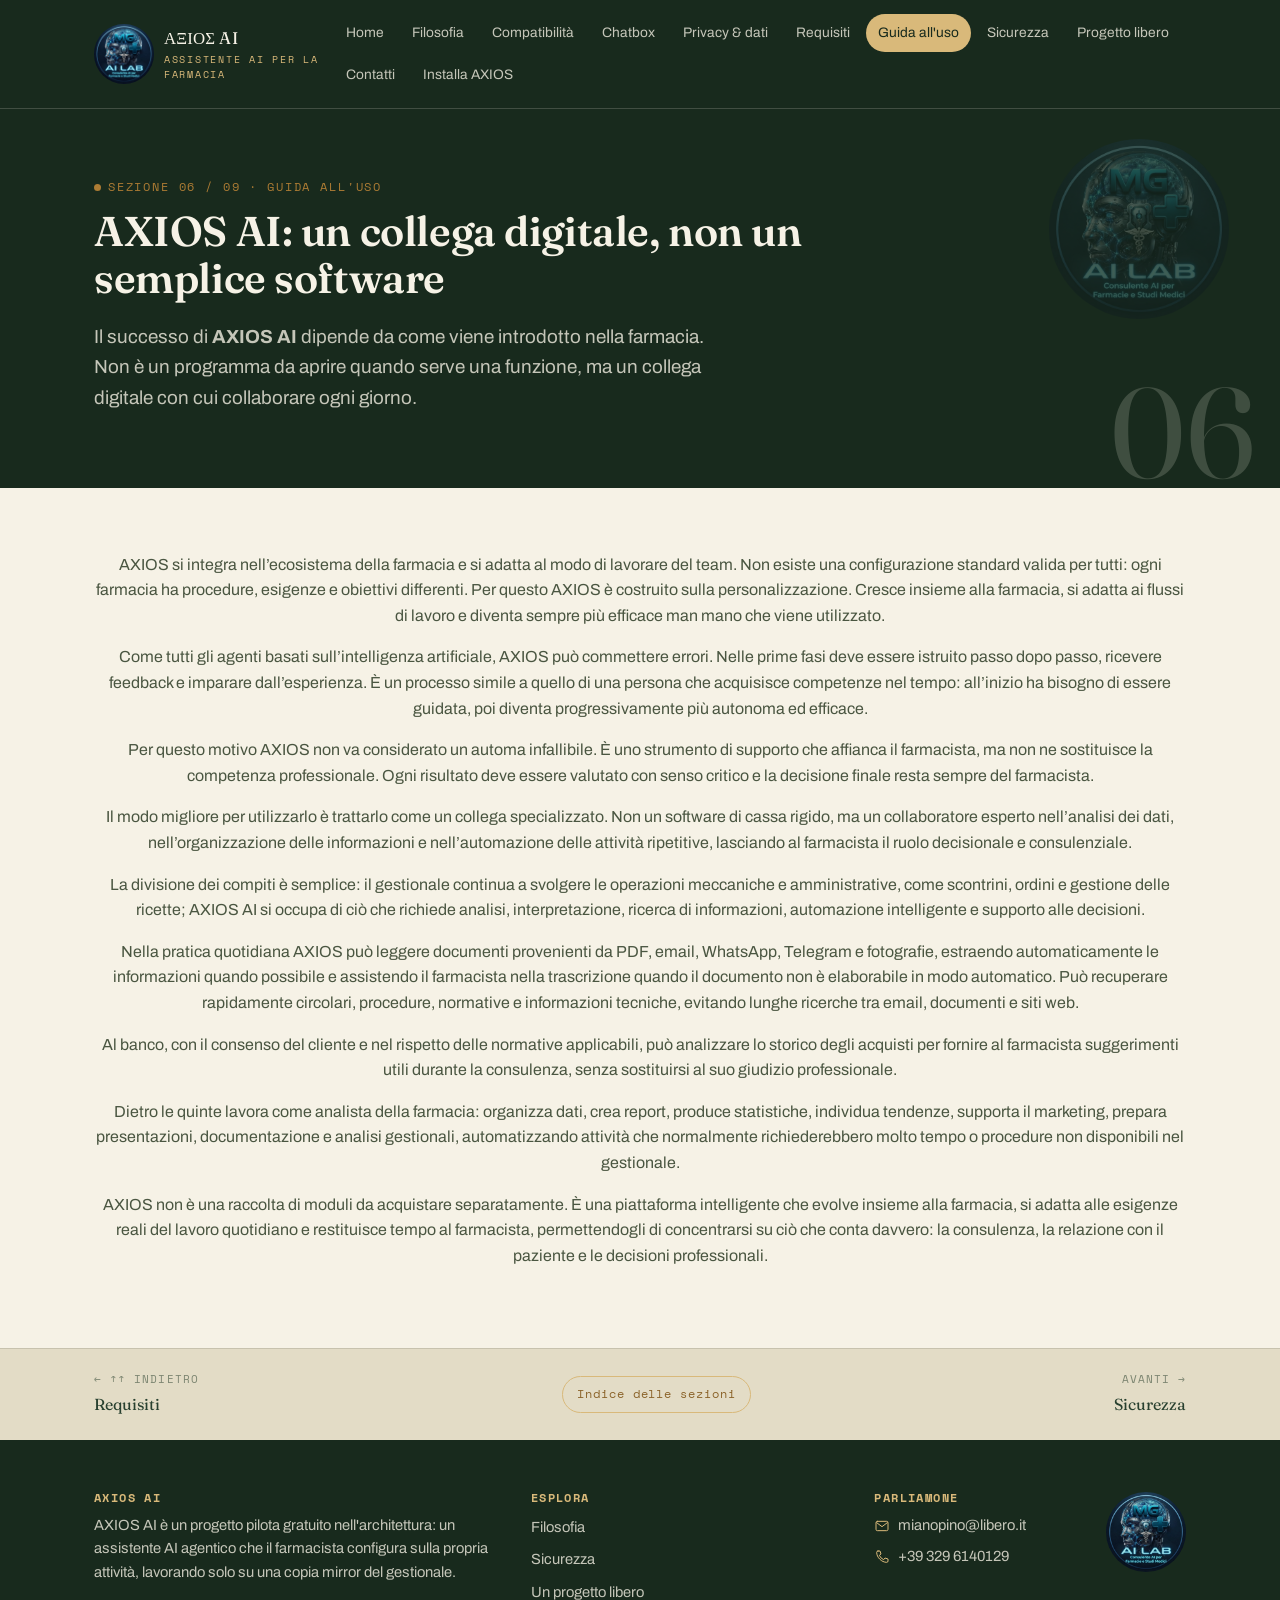
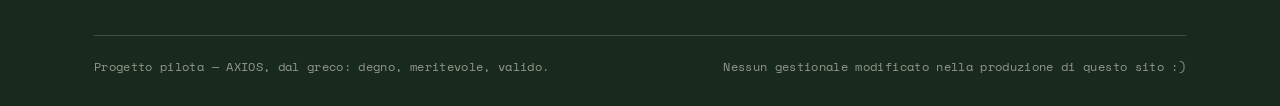
<file: guida-uso.html>
<!doctype html>
<html lang="it">
<head>
<meta charset="utf-8">
<meta name="viewport" content="width=device-width, initial-scale=1">
<title>Guida all'uso · AXIOS AI</title>
<meta name="description" content="Come integrare AXIOS AI nel flusso di lavoro: trattarlo da collega, non da automa.">
<meta property="og:title" content="Guida all'uso · AXIOS AI">
<meta property="og:description" content="Come integrare AXIOS AI nel flusso di lavoro: trattarlo da collega, non da automa.">
<meta property="og:type" content="website">
<link rel="icon" type="image/png" sizes="32x32" href="assets/img/favicon.png">

<link rel="preconnect" href="https://fonts.googleapis.com">
<link rel="preconnect" href="https://fonts.gstatic.com" crossorigin>
<link href="https://fonts.googleapis.com/css2?family=Fraunces:ital,opsz,wght@0,9..144,400;0,9..144,600;1,9..144,500&amp;family=Archivo:wght@400;500;600;700&amp;family=Space+Mono:wght@400;700&amp;display=swap" rel="stylesheet">
<link rel="stylesheet" href="assets/css/style.css">
</head>
<body>
  <header class="site-header">
    <div class="site-header__bar">
      <a class="brand" href="index.html">
        <img class="brand__logo" src="assets/img/logo.jpg" alt="AXIOS AI">
        <span class="brand__word">&#913;&#926;&#921;&#927;&#931; AI<small>Assistente AI per la Farmacia</small></span>
      </a>
      <button class="nav-toggle" aria-label="Apri il menu" aria-expanded="false">
        <svg viewBox="0 0 24 24" fill="none" stroke="currentColor" stroke-width="1.6" stroke-linecap="round"><path d="M4 7h16M4 12h16M4 17h16"/></svg>
      </button>
      <nav class="site-nav">
        <ul class="site-nav__list">
          <li><a href="index.html">Home</a></li>
          <li><a href="filosofia.html">Filosofia</a></li>
          <li><a href="compatibilita.html">Compatibilit&agrave;</a></li>
          <li><a href="chatbox.html">Chatbox</a></li>
          <li><a href="privacy.html">Privacy &amp; dati</a></li>
          <li><a href="requisiti.html">Requisiti</a></li>
          <li><a href="guida-uso.html" aria-current="page">Guida all'uso</a></li>
          <li><a href="sicurezza.html">Sicurezza</a></li>
          <li><a href="progetto-libero.html">Progetto libero</a></li>
          <li><a href="contatti.html">Contatti</a></li>
          <li><a href="installa-axios.html">Installa AXIOS</a></li>
        </ul>
      </nav>
    </div>
  </header>
  <section class="page-hero">
    <div class="container">
      <img class="hero__brand-stamp" src="assets/img/logo.jpg" alt="" aria-hidden="true">
      <span class="page-hero__index">06</span>
      <p class="eyebrow on-dark">Sezione 06 / 09 &middot; Guida all'uso</p>
      <h1>AXIOS AI: un collega digitale, non un semplice software</h1>
      <p class="lead">Il successo di <strong>AXIOS AI</strong> dipende da come viene introdotto nella farmacia. Non &egrave; un programma da aprire quando serve una funzione, ma un collega digitale con cui collaborare ogni giorno.</p>
    </div>
  </section>
  <section class="section section--paper">
    <div class="container">
      <div class="prose">
        <p>AXIOS si integra nell&rsquo;ecosistema della farmacia e si adatta al modo di lavorare del team. Non esiste una configurazione standard valida per tutti: ogni farmacia ha procedure, esigenze e obiettivi differenti. Per questo AXIOS &egrave; costruito sulla personalizzazione. Cresce insieme alla farmacia, si adatta ai flussi di lavoro e diventa sempre pi&ugrave; efficace man mano che viene utilizzato.</p>
        <p>Come tutti gli agenti basati sull&rsquo;intelligenza artificiale, AXIOS pu&ograve; commettere errori. Nelle prime fasi deve essere istruito passo dopo passo, ricevere feedback e imparare dall&rsquo;esperienza. &Egrave; un processo simile a quello di una persona che acquisisce competenze nel tempo: all&rsquo;inizio ha bisogno di essere guidata, poi diventa progressivamente pi&ugrave; autonoma ed efficace.</p>
        <p>Per questo motivo AXIOS non va considerato un automa infallibile. &Egrave; uno strumento di supporto che affianca il farmacista, ma non ne sostituisce la competenza professionale. Ogni risultato deve essere valutato con senso critico e la decisione finale resta sempre del farmacista.</p>
        <p>Il modo migliore per utilizzarlo &egrave; trattarlo come un collega specializzato. Non un software di cassa rigido, ma un collaboratore esperto nell&rsquo;analisi dei dati, nell&rsquo;organizzazione delle informazioni e nell&rsquo;automazione delle attivit&agrave; ripetitive, lasciando al farmacista il ruolo decisionale e consulenziale.</p>
        <p>La divisione dei compiti &egrave; semplice: il gestionale continua a svolgere le operazioni meccaniche e amministrative, come scontrini, ordini e gestione delle ricette; AXIOS AI si occupa di ci&ograve; che richiede analisi, interpretazione, ricerca di informazioni, automazione intelligente e supporto alle decisioni.</p>
        <p>Nella pratica quotidiana AXIOS pu&ograve; leggere documenti provenienti da PDF, email, WhatsApp, Telegram e fotografie, estraendo automaticamente le informazioni quando possibile e assistendo il farmacista nella trascrizione quando il documento non &egrave; elaborabile in modo automatico. Pu&ograve; recuperare rapidamente circolari, procedure, normative e informazioni tecniche, evitando lunghe ricerche tra email, documenti e siti web.</p>
        <p>Al banco, con il consenso del cliente e nel rispetto delle normative applicabili, pu&ograve; analizzare lo storico degli acquisti per fornire al farmacista suggerimenti utili durante la consulenza, senza sostituirsi al suo giudizio professionale.</p>
        <p>Dietro le quinte lavora come analista della farmacia: organizza dati, crea report, produce statistiche, individua tendenze, supporta il marketing, prepara presentazioni, documentazione e analisi gestionali, automatizzando attivit&agrave; che normalmente richiederebbero molto tempo o procedure non disponibili nel gestionale.</p>
        <p>AXIOS non &egrave; una raccolta di moduli da acquistare separatamente. &Egrave; una piattaforma intelligente che evolve insieme alla farmacia, si adatta alle esigenze reali del lavoro quotidiano e restituisce tempo al farmacista, permettendogli di concentrarsi su ci&ograve; che conta davvero: la consulenza, la relazione con il paziente e le decisioni professionali.</p>
      </div>
    </div>
  </section>
  <nav class="pager" aria-label="Naviga tra le sezioni">
    <div class="pager__inner">
      <a class="pager__link is-prev" href="requisiti.html">
        <span class="pager__dir">&larr; &uarr;&uarr; Indietro</span>
        <span class="pager__title">Requisiti</span>
      </a>
      <a class="pager__home" href="index.html#menu">Indice delle sezioni</a>
      <a class="pager__link is-next" href="sicurezza.html">
        <span class="pager__dir">Avanti &rarr;</span>
        <span class="pager__title">Sicurezza</span>
      </a>
    </div>
  </nav>
  <footer class="site-footer">
    <div class="container">
      <div class="footer-grid">
        <div>
          <h4>AXIOS AI</h4>
          <p>AXIOS AI &egrave; un progetto pilota gratuito nell'architettura: un assistente AI agentico che il farmacista configura sulla propria attivit&agrave;, lavorando solo su una copia mirror del gestionale.</p>
        </div>
        <div>
          <h4>Esplora</h4>
          <ul class="footer-links">
            <li><a href="filosofia.html">Filosofia</a></li>
            <li><a href="sicurezza.html">Sicurezza</a></li>
            <li><a href="progetto-libero.html">Un progetto libero</a></li>
          </ul>
        </div>
        <div class="footer-parliamone">
          <div class="footer-parliamone__content">
            <h4>Parliamone</h4>
            <div class="footer-contact">
              <a href="mailto:mianopino@libero.it"><svg class="icon" viewBox="0 0 24 24" fill="none" stroke="currentColor" stroke-width="1.5" stroke-linecap="round" stroke-linejoin="round" aria-hidden="true"><rect x="3" y="5" width="18" height="14" rx="2"/><path d="m4 7 8 6 8-6"/></svg> mianopino@libero.it</a>
              <a href="https://wa.me/393296140129"><svg class="icon" viewBox="0 0 24 24" fill="none" stroke="currentColor" stroke-width="1.5" stroke-linecap="round" stroke-linejoin="round" aria-hidden="true"><path d="M6 3h3l1.5 4.5L8 9.5a12 12 0 0 0 6.5 6.5l2-2.5L21 15v3a2 2 0 0 1-2 2C11.5 20 4 12.5 4 5a2 2 0 0 1 2-2Z"/></svg> +39 329 6140129</a>
            </div>
          </div>
          <img class="footer-logo" src="assets/img/logo.jpg" alt="AXIOS AI">
        </div>
      </div>
      <div class="footer-bottom">
        <span>Progetto pilota &mdash; AXIOS, dal greco: degno, meritevole, valido.</span>
        <span>Nessun gestionale modificato nella produzione di questo sito :)</span>
      </div>
    </div>
  </footer>
  <script src="assets/js/main.js"></script>
</body>
</html>
</file>
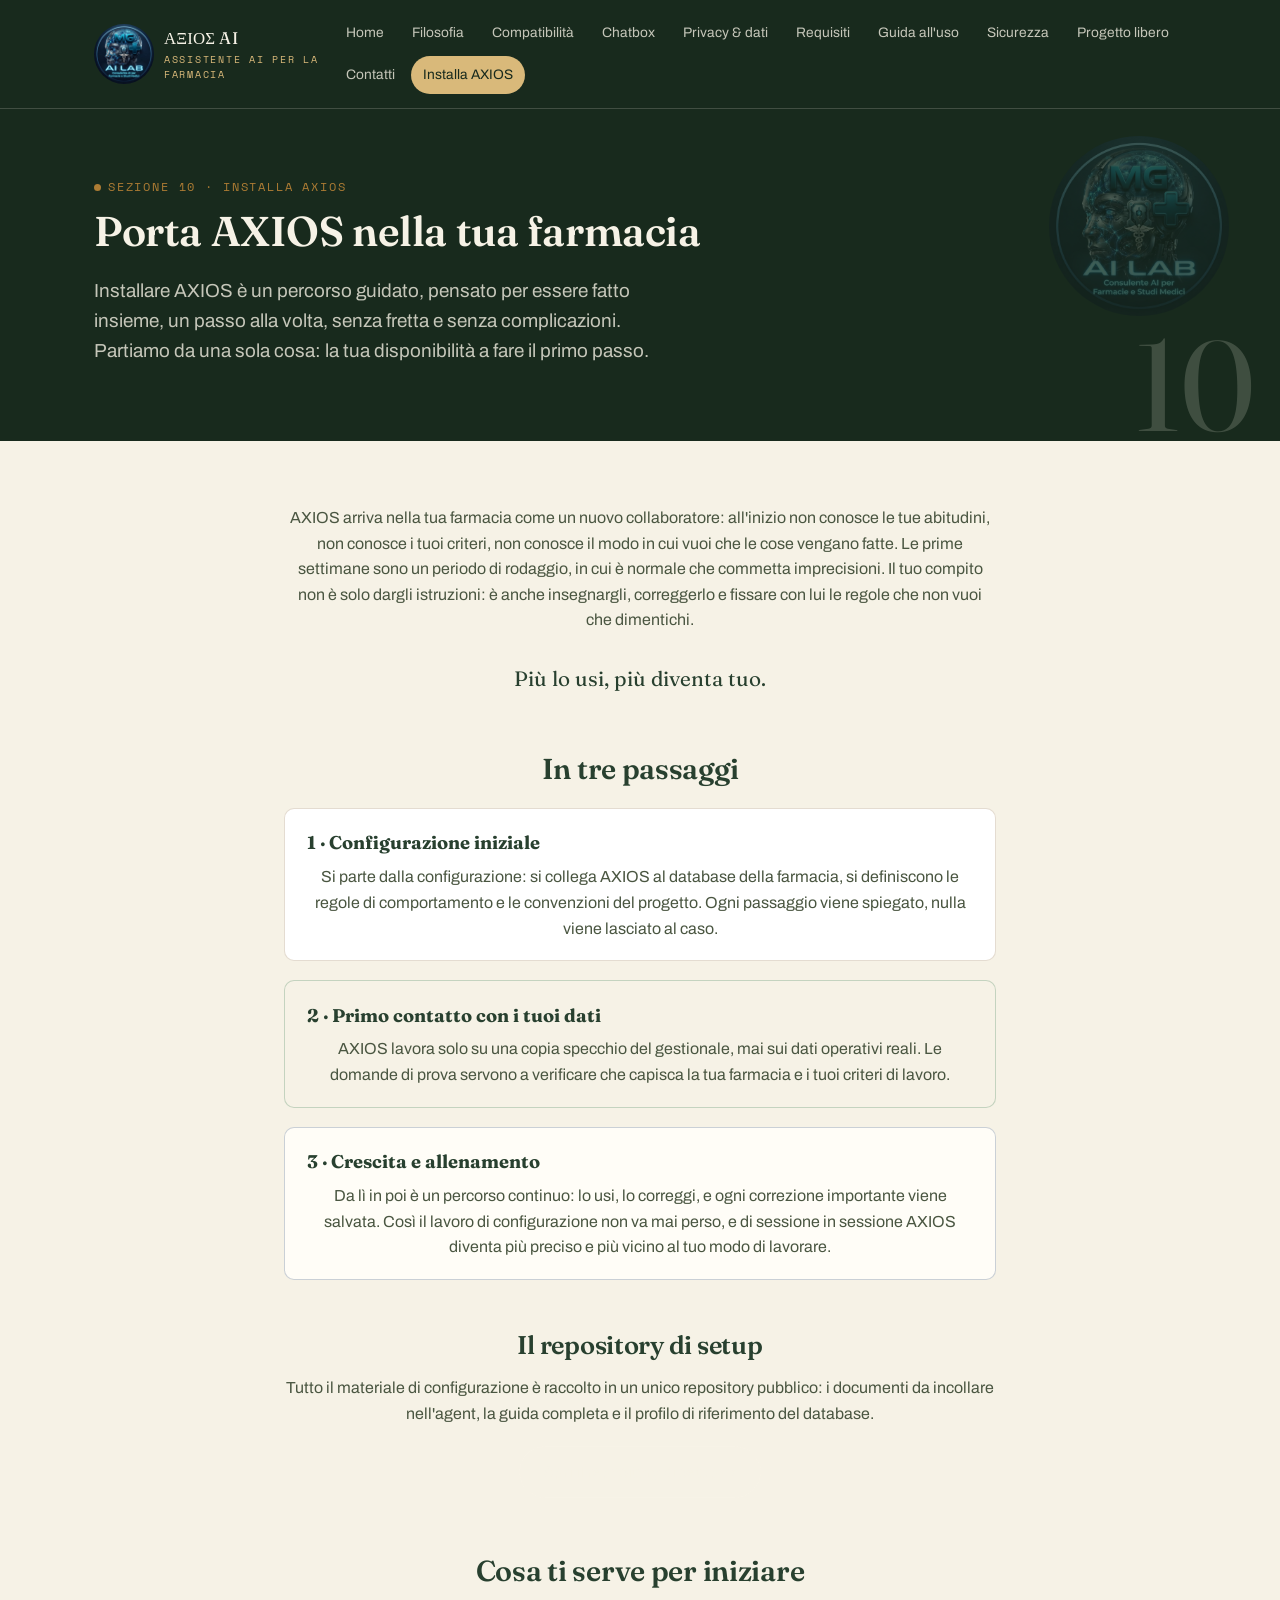
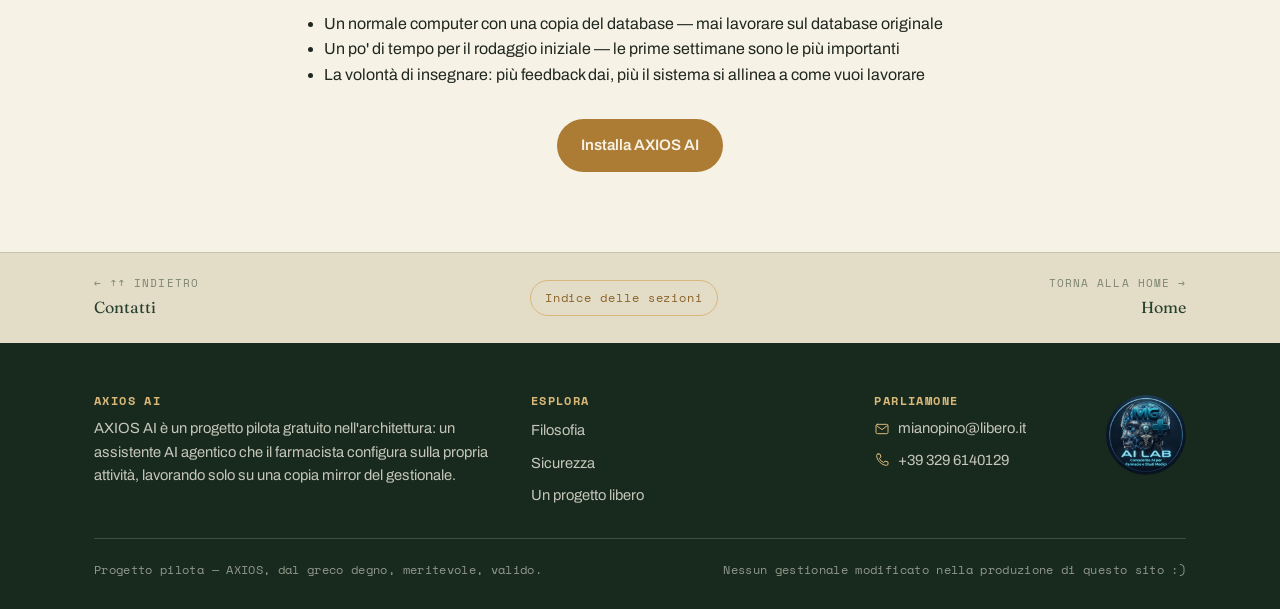
<file: installa-axios.html>
<!doctype html>
<html lang="it">
<head>
<meta charset="utf-8">
<meta name="viewport" content="width=device-width, initial-scale=1">
<title>Installa AXIOS · AXIOS AI</title>
<meta name="description" content="Come portare AXIOS AI nella tua farmacia: passaggi per installare, configurare e iniziare a usare l'assistente.">
<meta property="og:title" content="Installa AXIOS · AXIOS AI">
<meta property="og:description" content="Come portare AXIOS AI nella tua farmacia: passaggi per installare, configurare e iniziare a usare l'assistente.">
<meta property="og:type" content="website">
<link rel="icon" type="image/png" sizes="32x32" href="assets/img/favicon.png">

<link rel="preconnect" href="https://fonts.googleapis.com">
<link rel="preconnect" href="https://fonts.gstatic.com" crossorigin>
<link href="https://fonts.googleapis.com/css2?family=Fraunces:ital,opsz,wght@0,9..144,400;0,9..144,600;1,9..144,500&amp;family=Archivo:wght@400;500;600;700&amp;family=Space+Mono:wght@400;700&amp;display=swap" rel="stylesheet">
<link rel="stylesheet" href="assets/css/style.css">
</head>
<body>
  <header class="site-header">
    <div class="site-header__bar">
      <a class="brand" href="index.html">
        <img class="brand__logo" src="assets/img/logo.jpg" alt="AXIOS AI">
        <span class="brand__word">ΑΞΙΟΣ AI<small>Assistente AI per la Farmacia</small></span>
      </a>
      <button class="nav-toggle" aria-label="Apri il menu" aria-expanded="false">
        <svg viewBox="0 0 24 24" fill="none" stroke="currentColor" stroke-width="1.6" stroke-linecap="round"><path d="M4 7h16M4 12h16M4 17h16"/></svg>
      </button>
      <nav class="site-nav">
        <ul class="site-nav__list">
          <li><a href="index.html">Home</a></li>
          <li><a href="filosofia.html">Filosofia</a></li>
          <li><a href="compatibilita.html">Compatibilità</a></li>
          <li><a href="chatbox.html">Chatbox</a></li>
          <li><a href="privacy.html">Privacy & dati</a></li>
          <li><a href="requisiti.html">Requisiti</a></li>
          <li><a href="guida-uso.html">Guida all'uso</a></li>
          <li><a href="sicurezza.html">Sicurezza</a></li>
          <li><a href="progetto-libero.html">Progetto libero</a></li>
          <li><a href="contatti.html">Contatti</a></li>
          <li><a href="installa-axios.html">Installa AXIOS</a></li>
        </ul>
      </nav>
    </div>
  </header>
  <section class="page-hero">
    <div class="container">
      <img class="hero__brand-stamp" src="assets/img/logo.jpg" alt="" aria-hidden="true">
      <span class="page-hero__index">10</span>
      <p class="eyebrow on-dark">Sezione 10 · Installa AXIOS</p>
      <h1>Porta AXIOS nella tua farmacia</h1>
      <p class="lead">Installare AXIOS è un percorso guidato, pensato per essere fatto<br>insieme, un passo alla volta, senza fretta e senza complicazioni.<br>Partiamo da una sola cosa: la tua disponibilità a fare il primo passo.</p>
    </div>
  </section>
  <section class="section section--paper">
    <div class="container" style="max-width:760px;">
      <p class="reveal" style="text-align:center;">AXIOS arriva nella tua farmacia come un nuovo collaboratore: all'inizio non conosce le tue abitudini, non conosce i tuoi criteri, non conosce il modo in cui vuoi che le cose vengano fatte. Le prime settimane sono un periodo di rodaggio, in cui è normale che commetta imprecisioni. Il tuo compito non è solo dargli istruzioni: è anche insegnargli, correggerlo e fissare con lui le regole che non vuoi che dimentichi.</p>
      <p class="reveal" style="text-align:center;font-family:var(--font-display);font-size:1.3rem;color:var(--color-brand);margin:1.4em 0;">Più lo usi, più diventa tuo.</p>

      <h2 style="font-family:var(--font-display);font-size:clamp(1.4rem,3vw,1.8rem);color:var(--color-brand);margin:2em 0 .8em;">In tre passaggi</h2>

      <ol style="list-style:none;padding:0;margin:0;display:grid;gap:1.2rem;">
        <li class="reveal" style="background:var(--color-paper-card,#ffffff);border:1px solid rgba(148,116,72,.25);border-radius:10px;padding:1.2rem 1.4rem;">
          <strong style="display:block;font-family:var(--font-display);font-size:1.15rem;color:var(--color-brand);">1 · Configurazione iniziale</strong>
          <p style="margin:.4rem 0 0;">Si parte dalla configurazione: si collega AXIOS al database della farmacia, si definiscono le regole di comportamento e le convenzioni del progetto. Ogni passaggio viene spiegato, nulla viene lasciato al caso.</p>
        </li>
        <li class="reveal" style="background:var(--color-paper,#f6f2e6);border:1px solid rgba(46,116,72,.25);border-radius:10px;padding:1.2rem 1.4rem;">
          <strong style="display:block;font-family:var(--font-display);font-size:1.15rem;color:var(--color-brand);">2 · Primo contatto con i tuoi dati</strong>
          <p style="margin:.4rem 0 0;">AXIOS lavora solo su una copia specchio del gestionale, mai sui dati operativi reali. Le domande di prova servono a verificare che capisca la tua farmacia e i tuoi criteri di lavoro.</p>
        </li>
        <li class="reveal" style="background:var(--color-paper-soft,#fffdf7);border:1px solid rgba(46,72,116,.25);border-radius:10px;padding:1.2rem 1.4rem;">
          <strong style="display:block;font-family:var(--font-display);font-size:1.15rem;color:var(--color-brand);">3 · Crescita e allenamento</strong>
          <p style="margin:.4rem 0 0;">Da lì in poi è un percorso continuo: lo usi, lo correggi, e ogni correzione importante viene salvata. Così il lavoro di configurazione non va mai perso, e di sessione in sessione AXIOS diventa più preciso e più vicino al tuo modo di lavorare.</p>
        </li>
      </ol>

      <h2 style="font-family:var(--font-display);font-size:clamp(1.2rem,2.6vw,1.6rem);color:var(--color-brand);margin:2em 0 .6em;">Il repository di setup</h2>
      <p class="reveal" style="text-align:center;">Tutto il materiale di configurazione è raccolto in un unico repository pubblico: i documenti da incollare nell'agent, la guida completa e il profilo di riferimento del database.
      <p class="reveal" style="text-align:center;margin-top:1.2em;">
        <a class="btn btn-outline" href="https://github.com/AXIOS-AI/axios-setup" target="_blank" rel="noopener">Apri il repository di setup &rarr;</a>
      </p>
      <h2 style="font-family:var(--font-display);font-size:clamp(1.4rem,3vw,1.8rem);color:var(--color-brand);margin:2em 0 .8em;">Cosa ti serve per iniziare</h2>
      <ul class="reveal">
        <li>Un normale computer con una copia del database — mai lavorare sul database originale</li>
        <li>Un po' di tempo per il rodaggio iniziale — le prime settimane sono le più importanti</li>
        <li>La volontà di insegnare: più feedback dai, più il sistema si allinea a come vuoi lavorare</li>
      </ul>
      <p class="reveal" style="text-align:center;margin-top:2em;">
        <a class="btn btn-accent" href="https://github.com/AXIOS-AI/axios-setup" target="_blank" rel="noopener">Installa AXIOS AI</a>
      </p>
    </div>
  </section>
  <nav class="pager" aria-label="Naviga tra le sezioni">
    <div class="pager__inner">
      <a class="pager__link is-prev" href="contatti.html">
        <span class="pager__dir">&larr; &uarr;&uarr; Indietro</span>
        <span class="pager__title">Contatti</span>
      </a>
      <a class="pager__home" href="index.html#menu">Indice delle sezioni</a>
      <a class="pager__link is-next" href="index.html">
        <span class="pager__dir">Torna alla home &rarr;</span>
        <span class="pager__title">Home</span>
      </a>
    </div>
  </nav>
  <footer class="site-footer">
    <div class="container">
      <div class="footer-grid">
        <div>
          <h4>AXIOS AI</h4>
          <p>AXIOS AI è un progetto pilota gratuito nell'architettura: un assistente AI agentico che il farmacista configura sulla propria attività, lavorando solo su una copia mirror del gestionale.</p>
        </div>
        <div>
          <h4>Esplora</h4>
          <ul class="footer-links">
            <li><a href="filosofia.html">Filosofia</a></li>
            <li><a href="sicurezza.html">Sicurezza</a></li>
            <li><a href="progetto-libero.html">Un progetto libero</a></li>
          </ul>
        </div>
        <div class="footer-parliamone">
          <div class="footer-parliamone__content">
            <h4>Parliamone</h4>
            <div class="footer-contact">
              <a href="mailto:mianopino@libero.it"><svg class="icon" viewBox="0 0 24 24" fill="none" stroke="currentColor" stroke-width="1.5" stroke-linecap="round" stroke-linejoin="round" aria-hidden="true"><rect x="3" y="5" width="18" height="14" rx="2"/><path d="m4 7 8 6 8-6"/></svg> mianopino@libero.it</a>
              <a href="https://wa.me/393296140129"><svg class="icon" viewBox="0 0 24 24" fill="none" stroke="currentColor" stroke-width="1.5" stroke-linecap="round" stroke-linejoin="round" aria-hidden="true"><path d="M6 3h3l1.5 4.5L8 9.5a12 12 0 0 0 6.5 6.5l2-2.5L21 15v3a2 2 0 0 1-2 2C11.5 20 4 12.5 4 5a2 2 0 0 1 2-2Z"/></svg> +39 329 6140129</a>
            </div>
          </div>
          <img class="footer-logo" src="assets/img/logo.jpg" alt="AXIOS AI">
        </div>
      </div>
      <div class="footer-bottom">
        <span>Progetto pilota — AXIOS, dal greco degno, meritevole, valido.</span>
        <span>Nessun gestionale modificato nella produzione di questo sito :)</span>
      </div>
    </div>
  </footer>
  <script src="assets/js/main.js"></script>
</body>
</html>
</file>
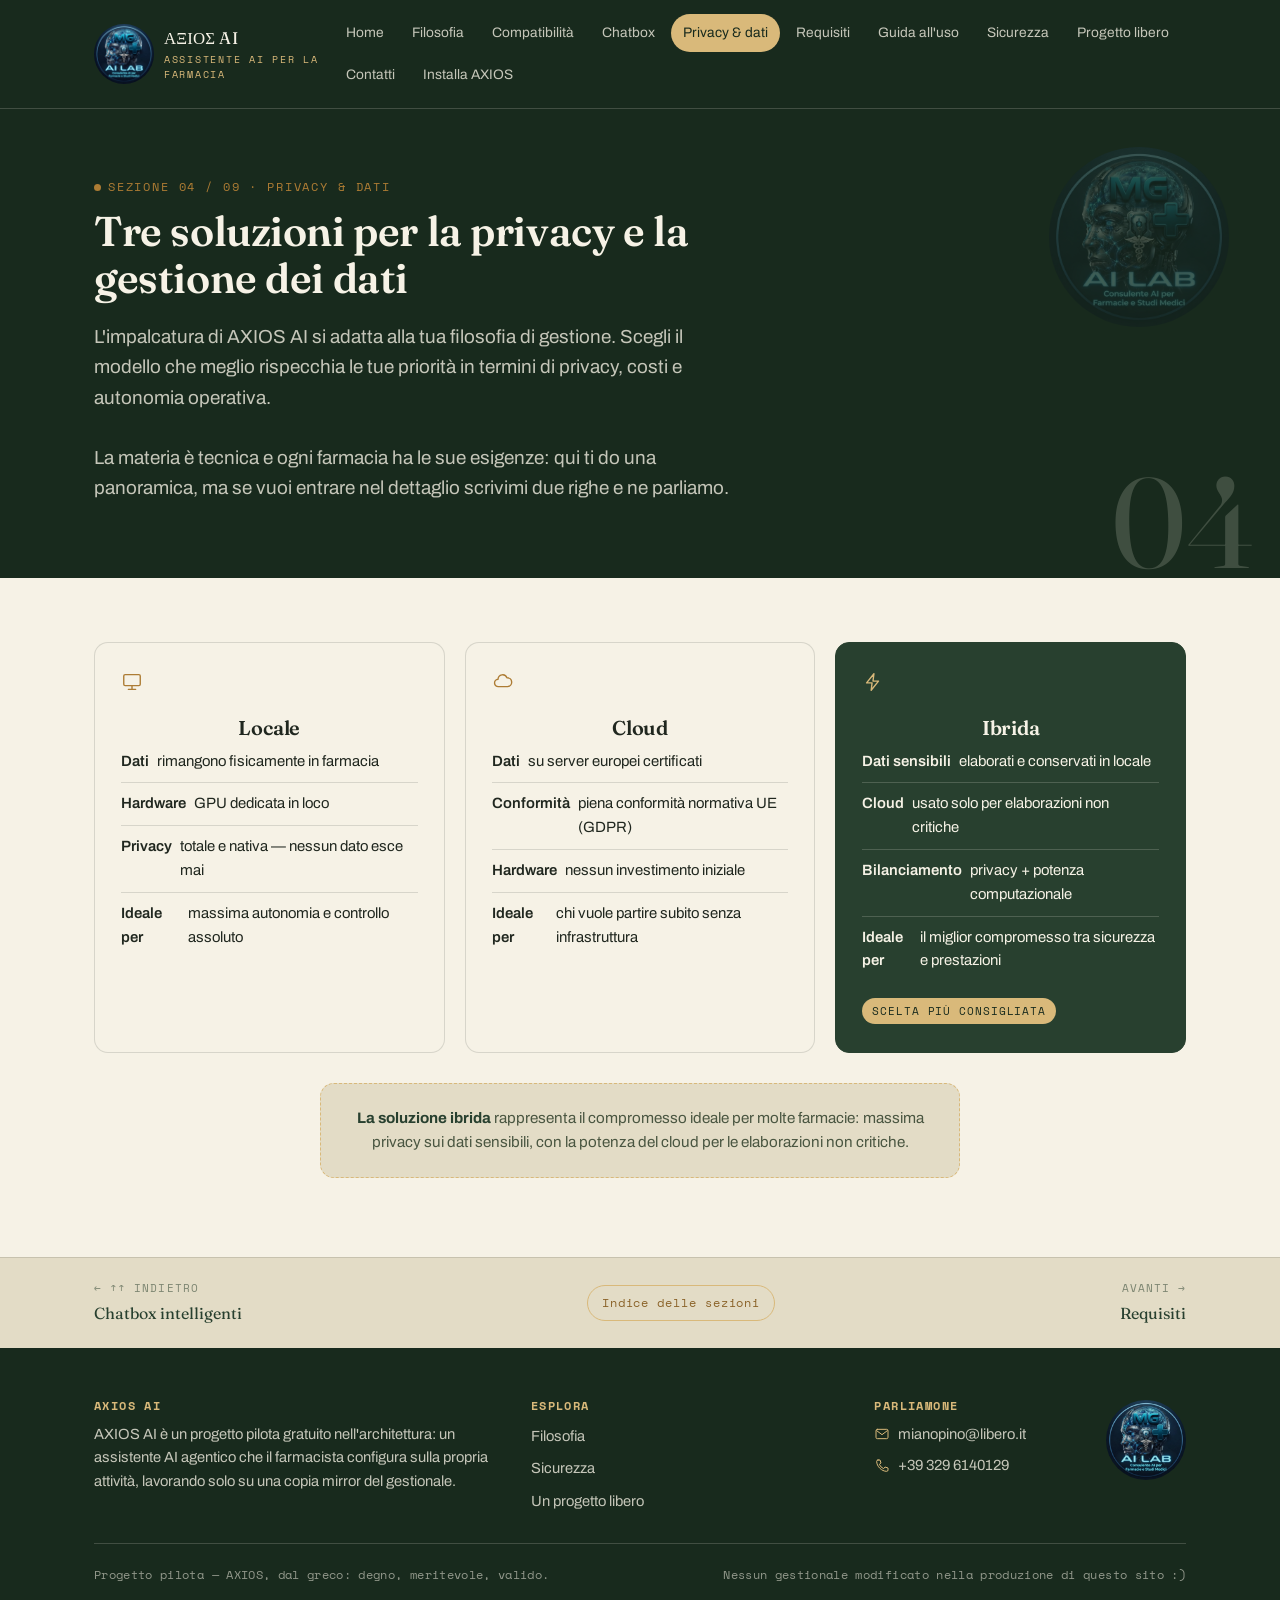
<file: privacy.html>
<!doctype html>
<html lang="it">
<head>
<meta charset="utf-8">
<meta name="viewport" content="width=device-width, initial-scale=1">
<title>Privacy & dati · AXIOS AI</title>
<meta name="description" content="Locale, cloud o ibrida: tre soluzioni per gestire dati e privacy con AXIOS AI.">
<meta property="og:title" content="Privacy & dati · AXIOS AI">
<meta property="og:description" content="Locale, cloud o ibrida: tre soluzioni per gestire dati e privacy con AXIOS AI.">
<meta property="og:type" content="website">
<link rel="icon" type="image/png" sizes="32x32" href="assets/img/favicon.png">

<link rel="preconnect" href="https://fonts.googleapis.com">
<link rel="preconnect" href="https://fonts.gstatic.com" crossorigin>
<link href="https://fonts.googleapis.com/css2?family=Fraunces:ital,opsz,wght@0,9..144,400;0,9..144,600;1,9..144,500&amp;family=Archivo:wght@400;500;600;700&amp;family=Space+Mono:wght@400;700&amp;display=swap" rel="stylesheet">
<link rel="stylesheet" href="assets/css/style.css">
</head>
<body>
  <header class="site-header">
    <div class="site-header__bar">
      <a class="brand" href="index.html">
        <img class="brand__logo" src="assets/img/logo.jpg" alt="AXIOS AI">
        <span class="brand__word">ΑΞΙΟΣ AI<small>Assistente AI per la Farmacia</small></span>
      </a>
      <button class="nav-toggle" aria-label="Apri il menu" aria-expanded="false">
        <svg viewBox="0 0 24 24" fill="none" stroke="currentColor" stroke-width="1.6" stroke-linecap="round"><path d="M4 7h16M4 12h16M4 17h16"/></svg>
      </button>
      <nav class="site-nav">
        <ul class="site-nav__list">
          <li><a href="index.html">Home</a></li>
          <li><a href="filosofia.html">Filosofia</a></li>
          <li><a href="compatibilita.html">Compatibilità</a></li>
          <li><a href="chatbox.html">Chatbox</a></li>
          <li><a href="privacy.html" aria-current="page">Privacy & dati</a></li>
          <li><a href="requisiti.html">Requisiti</a></li>
          <li><a href="guida-uso.html">Guida all'uso</a></li>
          <li><a href="sicurezza.html">Sicurezza</a></li>
          <li><a href="progetto-libero.html">Progetto libero</a></li>
          <li><a href="contatti.html">Contatti</a></li>
          <li><a href="installa-axios.html">Installa AXIOS</a></li>
        </ul>
      </nav>
    </div>
  </header>
  <section class="page-hero">
    <div class="container">
      <img class="hero__brand-stamp" src="assets/img/logo.jpg" alt="" aria-hidden="true">
      <span class="page-hero__index">04</span>
      <p class="eyebrow on-dark">Sezione 04 / 09 · Privacy & dati</p>
      <h1>Tre soluzioni per la privacy e la gestione dei dati</h1>
      <p class="lead">L'impalcatura di AXIOS AI si adatta alla tua filosofia di gestione. Scegli il modello che meglio rispecchia le tue priorità in termini di privacy, costi e autonomia operativa.<br><br>La materia è tecnica e ogni farmacia ha le sue esigenze: qui ti do una panoramica, ma se vuoi entrare nel dettaglio scrivimi due righe e ne parliamo.</p>
    </div>
  </section>
  <section class="section section--paper">
    <div class="container">
      <div class="duo-grid">
        <div class="duo-card reveal">
          <div class="duo-card__icon"><svg class="icon" viewBox="0 0 24 24" fill="none" stroke="currentColor" stroke-width="1.5" stroke-linecap="round" stroke-linejoin="round" aria-hidden="true"><rect x="3" y="4" width="18" height="12" rx="1.5"/><path d="M8 20h8M12 16v4"/></svg></div>
          <h3>Locale</h3>
          <ul>
            <li><b>Dati</b> rimangono fisicamente in farmacia</li>
            <li><b>Hardware</b> GPU dedicata in loco</li>
            <li><b>Privacy</b> totale e nativa — nessun dato esce mai</li>
            <li><b>Ideale per</b> massima autonomia e controllo assoluto</li>
          </ul>
        </div>
        <div class="duo-card reveal">
          <div class="duo-card__icon"><svg class="icon" viewBox="0 0 24 24" fill="none" stroke="currentColor" stroke-width="1.5" stroke-linecap="round" stroke-linejoin="round" aria-hidden="true"><path d="M7 17a4 4 0 0 1-.4-8 5 5 0 0 1 9.7-1.6A4.5 4.5 0 0 1 17 17H7Z"/></svg></div>
          <h3>Cloud</h3>
          <ul>
            <li><b>Dati</b> su server europei certificati</li>
            <li><b>Conformità</b> piena conformità normativa UE (GDPR)</li>
            <li><b>Hardware</b> nessun investimento iniziale</li>
            <li><b>Ideale per</b> chi vuole partire subito senza infrastruttura</li>
          </ul>
        </div>
        <div class="duo-card duo-card--brand reveal">
          <div class="duo-card__icon"><svg class="icon" viewBox="0 0 24 24" fill="none" stroke="currentColor" stroke-width="1.5" stroke-linecap="round" stroke-linejoin="round" aria-hidden="true"><path d="M13 3 5 13h6l-1 8 8-10h-6l1-8Z"/></svg></div>
          <h3>Ibrida</h3>
          <ul>
            <li><b>Dati sensibili</b> elaborati e conservati in locale</li>
            <li><b>Cloud</b> usato solo per elaborazioni non critiche</li>
            <li><b>Bilanciamento</b> privacy + potenza computazionale</li>
            <li><b>Ideale per</b> il miglior compromesso tra sicurezza e prestazioni</li>
          </ul>
          <span class="duo-card__badge">Scelta più consigliata</span>
        </div>
      </div>
      <p class="callout reveal" style="margin-top:30px;">
        <strong>La soluzione ibrida</strong> rappresenta il compromesso ideale per molte
        farmacie: massima privacy sui dati sensibili, con la potenza del cloud per le
        elaborazioni non critiche.
      </p>
    </div>
  </section>
  <nav class="pager" aria-label="Naviga tra le sezioni">
    <div class="pager__inner">
      <a class="pager__link is-prev" href="chatbox.html">
        <span class="pager__dir">&larr; &uarr;&uarr; Indietro</span>
        <span class="pager__title">Chatbox intelligenti</span>
      </a>
      <a class="pager__home" href="index.html#menu">Indice delle sezioni</a>
      <a class="pager__link is-next" href="requisiti.html">
        <span class="pager__dir">Avanti &rarr;</span>
        <span class="pager__title">Requisiti</span>
      </a>
    </div>
  </nav>
  <footer class="site-footer">
    <div class="container">
      <div class="footer-grid">
        <div>
          <h4>AXIOS AI</h4>
          <p>AXIOS AI è un progetto pilota gratuito nell'architettura: un assistente AI agentico che il farmacista configura sulla propria attività, lavorando solo su una copia mirror del gestionale.</p>
        </div>
        <div>
          <h4>Esplora</h4>
          <ul class="footer-links">
            <li><a href="filosofia.html">Filosofia</a></li>
            <li><a href="sicurezza.html">Sicurezza</a></li>
            <li><a href="progetto-libero.html">Un progetto libero</a></li>
          </ul>
        </div>
        <div class="footer-parliamone">
          <div class="footer-parliamone__content">
            <h4>Parliamone</h4>
            <div class="footer-contact">
              <a href="mailto:mianopino@libero.it"><svg class="icon" viewBox="0 0 24 24" fill="none" stroke="currentColor" stroke-width="1.5" stroke-linecap="round" stroke-linejoin="round" aria-hidden="true"><rect x="3" y="5" width="18" height="14" rx="2"/><path d="m4 7 8 6 8-6"/></svg> mianopino@libero.it</a>
              <a href="https://wa.me/393296140129"><svg class="icon" viewBox="0 0 24 24" fill="none" stroke="currentColor" stroke-width="1.5" stroke-linecap="round" stroke-linejoin="round" aria-hidden="true"><path d="M6 3h3l1.5 4.5L8 9.5a12 12 0 0 0 6.5 6.5l2-2.5L21 15v3a2 2 0 0 1-2 2C11.5 20 4 12.5 4 5a2 2 0 0 1 2-2Z"/></svg> +39 329 6140129</a>
            </div>
          </div>
          <img class="footer-logo" src="assets/img/logo.jpg" alt="AXIOS AI">
        </div>
      </div>
      <div class="footer-bottom">
        <span>Progetto pilota — AXIOS, dal greco: degno, meritevole, valido.</span>
        <span>Nessun gestionale modificato nella produzione di questo sito :)</span>
      </div>
    </div>
  </footer>
  <script src="assets/js/main.js"></script>
</body>
</html>
</file>
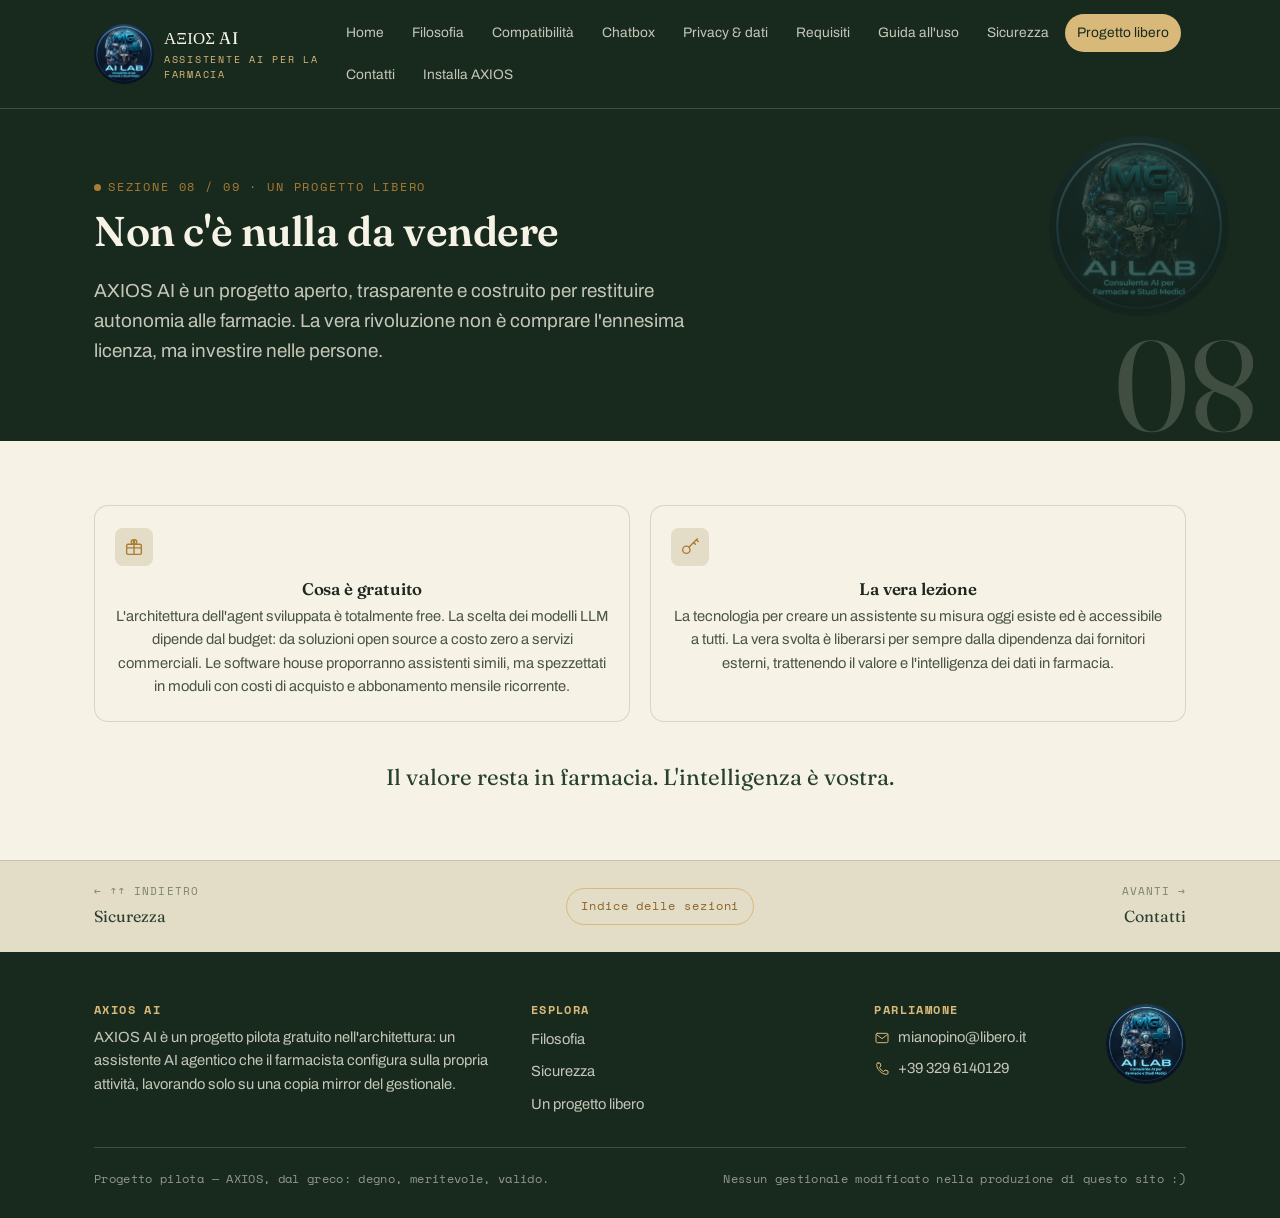
<file: progetto-libero.html>
<!doctype html>
<html lang="it">
<head>
<meta charset="utf-8">
<meta name="viewport" content="width=device-width, initial-scale=1">
<title>Un progetto libero · AXIOS AI</title>
<meta name="description" content="Perché AXIOS AI non è un'altra licenza da vendere, ma un investimento nelle persone.">
<meta property="og:title" content="Un progetto libero · AXIOS AI">
<meta property="og:description" content="Perché AXIOS AI non è un'altra licenza da vendere, ma un investimento nelle persone.">
<meta property="og:type" content="website">
<link rel="icon" type="image/png" sizes="32x32" href="assets/img/favicon.png">

<link rel="preconnect" href="https://fonts.googleapis.com">
<link rel="preconnect" href="https://fonts.gstatic.com" crossorigin>
<link href="https://fonts.googleapis.com/css2?family=Fraunces:ital,opsz,wght@0,9..144,400;0,9..144,600;1,9..144,500&amp;family=Archivo:wght@400;500;600;700&amp;family=Space+Mono:wght@400;700&amp;display=swap" rel="stylesheet">
<link rel="stylesheet" href="assets/css/style.css">
</head>
<body>
  <header class="site-header">
    <div class="site-header__bar">
      <a class="brand" href="index.html">
        <img class="brand__logo" src="assets/img/logo.jpg" alt="AXIOS AI">
        <span class="brand__word">ΑΞΙΟΣ AI<small>Assistente AI per la Farmacia</small></span>
      </a>
      <button class="nav-toggle" aria-label="Apri il menu" aria-expanded="false">
        <svg viewBox="0 0 24 24" fill="none" stroke="currentColor" stroke-width="1.6" stroke-linecap="round"><path d="M4 7h16M4 12h16M4 17h16"/></svg>
      </button>
      <nav class="site-nav">
        <ul class="site-nav__list">
          <li><a href="index.html">Home</a></li>
          <li><a href="filosofia.html">Filosofia</a></li>
          <li><a href="compatibilita.html">Compatibilità</a></li>
          <li><a href="chatbox.html">Chatbox</a></li>
          <li><a href="privacy.html">Privacy & dati</a></li>
          <li><a href="requisiti.html">Requisiti</a></li>
          <li><a href="guida-uso.html">Guida all'uso</a></li>
          <li><a href="sicurezza.html">Sicurezza</a></li>
          <li><a href="progetto-libero.html" aria-current="page">Progetto libero</a></li>
          <li><a href="contatti.html">Contatti</a></li>
          <li><a href="installa-axios.html">Installa AXIOS</a></li>
        </ul>
      </nav>
    </div>
  </header>
  <section class="page-hero">
    <div class="container">
      <img class="hero__brand-stamp" src="assets/img/logo.jpg" alt="" aria-hidden="true">
      <span class="page-hero__index">08</span>
      <p class="eyebrow on-dark">Sezione 08 / 09 · Un progetto libero</p>
      <h1>Non c'è nulla da vendere</h1>
      <p class="lead">AXIOS AI è un progetto aperto, trasparente e costruito per restituire autonomia alle farmacie. La vera rivoluzione non è comprare l'ennesima licenza, ma investire nelle persone.</p>
    </div>
  </section>
  <section class="section section--paper">
    <div class="container">
      <div class="feature-grid" style="margin-bottom:2.4em;">
      <div class="feature reveal">
        <div class="feature__icon"><svg class="icon" viewBox="0 0 24 24" fill="none" stroke="currentColor" stroke-width="1.5" stroke-linecap="round" stroke-linejoin="round" aria-hidden="true"><rect x="4" y="9" width="16" height="11" rx="1.5"/><path d="M4 13h16M12 9v11"/><path d="M12 9c-1.5 0-3-1-3-2.5S10.3 4 11.5 4 13 5 12 9ZM12 9c1.5 0 3-1 3-2.5S13.7 4 12.5 4 11 5 12 9Z"/></svg></div>
        <h3>Cosa è gratuito</h3>
        <p>L'architettura dell'agent sviluppata è totalmente free. La scelta dei modelli LLM dipende dal budget: da soluzioni open source a costo zero a servizi commerciali. Le software house proporranno assistenti simili, ma spezzettati in moduli con costi di acquisto e abbonamento mensile ricorrente.</p>
      </div>
      <div class="feature reveal">
        <div class="feature__icon"><svg class="icon" viewBox="0 0 24 24" fill="none" stroke="currentColor" stroke-width="1.5" stroke-linecap="round" stroke-linejoin="round" aria-hidden="true"><circle cx="8" cy="15" r="4"/><path d="M11 12l9-9M16 7l2 2M19 4l2 2"/></svg></div>
        <h3>La vera lezione</h3>
        <p>La tecnologia per creare un assistente su misura oggi esiste ed è accessibile a tutti. La vera svolta è liberarsi per sempre dalla dipendenza dai fornitori esterni, trattenendo il valore e l'intelligenza dei dati in farmacia.</p>
      </div>
      </div>
      <p class="reveal" style="font-family:var(--font-display);font-size:1.4rem;
        color:var(--color-brand);text-align:center;max-width:560px;margin:0 auto;">
        Il valore resta in farmacia. L'intelligenza è vostra.
      </p>
    </div>
  </section>
  <nav class="pager" aria-label="Naviga tra le sezioni">
    <div class="pager__inner">
      <a class="pager__link is-prev" href="sicurezza.html">
        <span class="pager__dir">&larr; &uarr;&uarr; Indietro</span>
        <span class="pager__title">Sicurezza</span>
      </a>
      <a class="pager__home" href="index.html#menu">Indice delle sezioni</a>
      <a class="pager__link is-next" href="contatti.html">
        <span class="pager__dir">Avanti &rarr;</span>
        <span class="pager__title">Contatti</span>
      </a>
    </div>
  </nav>
  <footer class="site-footer">
    <div class="container">
      <div class="footer-grid">
        <div>
          <h4>AXIOS AI</h4>
          <p>AXIOS AI è un progetto pilota gratuito nell'architettura: un assistente AI agentico che il farmacista configura sulla propria attività, lavorando solo su una copia mirror del gestionale.</p>
        </div>
        <div>
          <h4>Esplora</h4>
          <ul class="footer-links">
            <li><a href="filosofia.html">Filosofia</a></li>
            <li><a href="sicurezza.html">Sicurezza</a></li>
            <li><a href="progetto-libero.html">Un progetto libero</a></li>
          </ul>
        </div>
        <div class="footer-parliamone">
          <div class="footer-parliamone__content">
            <h4>Parliamone</h4>
            <div class="footer-contact">
              <a href="mailto:mianopino@libero.it"><svg class="icon" viewBox="0 0 24 24" fill="none" stroke="currentColor" stroke-width="1.5" stroke-linecap="round" stroke-linejoin="round" aria-hidden="true"><rect x="3" y="5" width="18" height="14" rx="2"/><path d="m4 7 8 6 8-6"/></svg> mianopino@libero.it</a>
              <a href="https://wa.me/393296140129"><svg class="icon" viewBox="0 0 24 24" fill="none" stroke="currentColor" stroke-width="1.5" stroke-linecap="round" stroke-linejoin="round" aria-hidden="true"><path d="M6 3h3l1.5 4.5L8 9.5a12 12 0 0 0 6.5 6.5l2-2.5L21 15v3a2 2 0 0 1-2 2C11.5 20 4 12.5 4 5a2 2 0 0 1 2-2Z"/></svg> +39 329 6140129</a>
            </div>
          </div>
          <img class="footer-logo" src="assets/img/logo.jpg" alt="AXIOS AI">
        </div>
      </div>
      <div class="footer-bottom">
        <span>Progetto pilota — AXIOS, dal greco: degno, meritevole, valido.</span>
        <span>Nessun gestionale modificato nella produzione di questo sito :)</span>
      </div>
    </div>
  </footer>
  <script src="assets/js/main.js"></script>
</body>
</html>
</file>
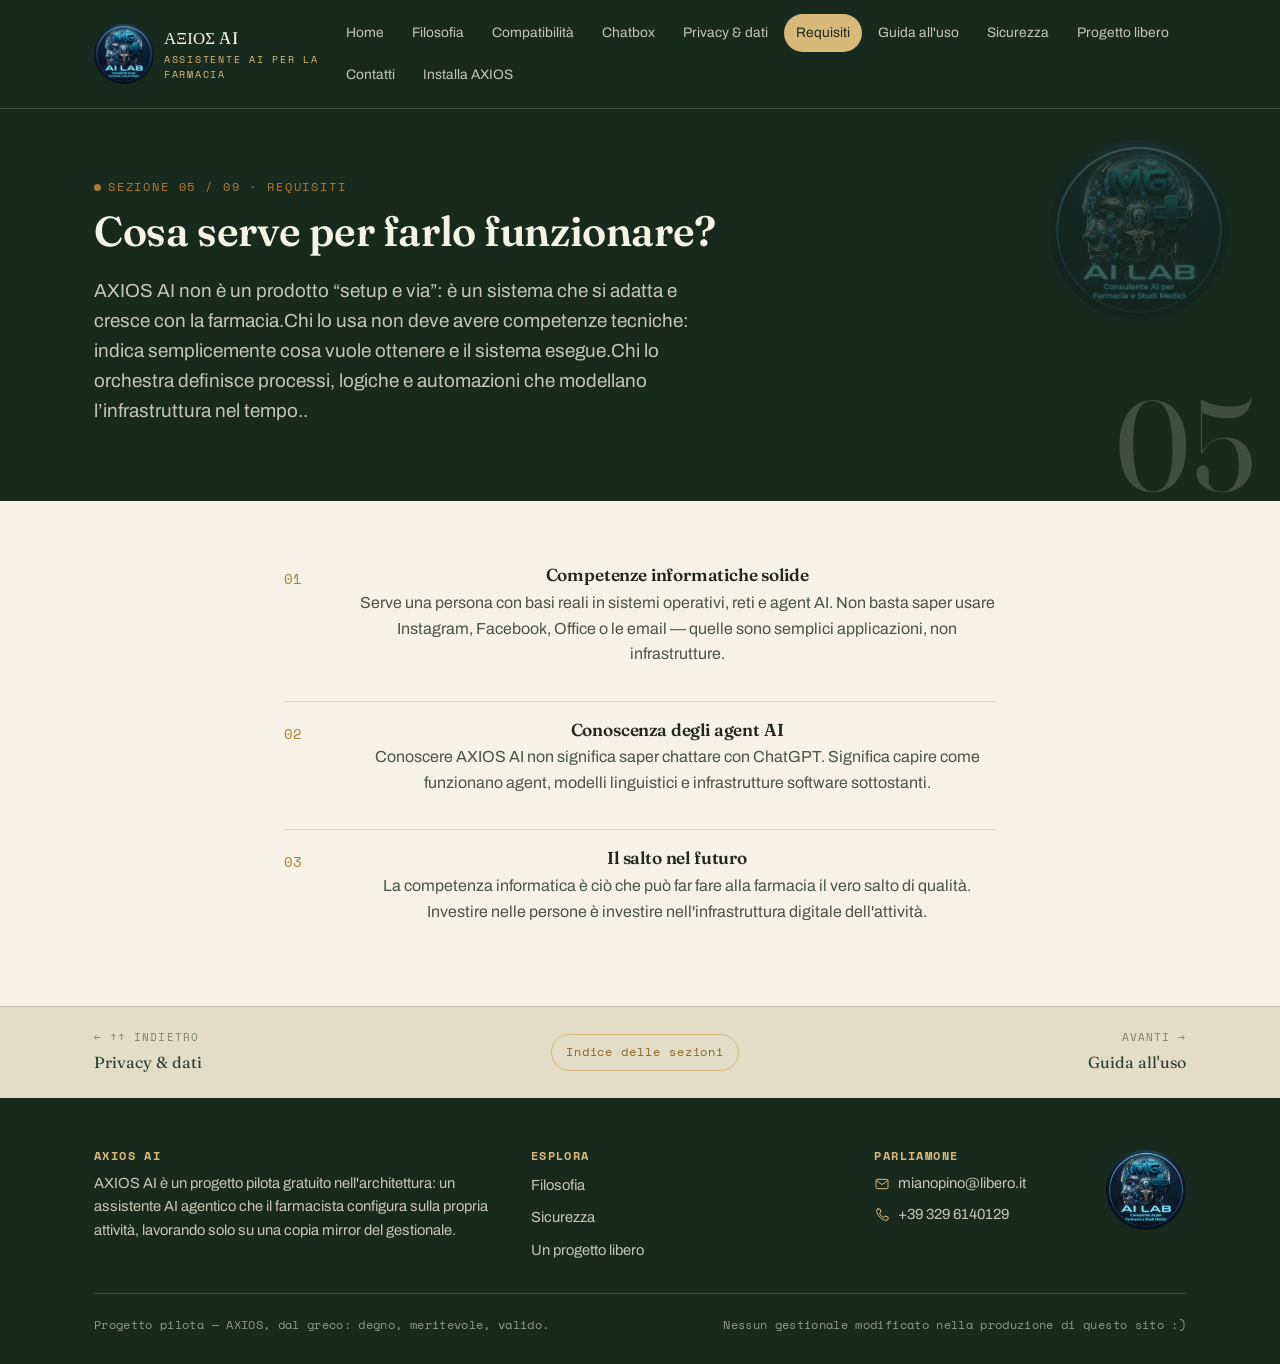
<file: requisiti.html>
<!doctype html>
<html lang="it">
<head>
<meta charset="utf-8">
<meta name="viewport" content="width=device-width, initial-scale=1">
<title>Requisiti · AXIOS AI</title>
<meta name="description" content="Le competenze informatiche reali necessarie per usare bene AXIOS AI in farmacia.">
<meta property="og:title" content="Requisiti · AXIOS AI">
<meta property="og:description" content="Le competenze informatiche reali necessarie per usare bene AXIOS AI in farmacia.">
<meta property="og:type" content="website">
<link rel="icon" type="image/png" sizes="32x32" href="assets/img/favicon.png">

<link rel="preconnect" href="https://fonts.googleapis.com">
<link rel="preconnect" href="https://fonts.gstatic.com" crossorigin>
<link href="https://fonts.googleapis.com/css2?family=Fraunces:ital,opsz,wght@0,9..144,400;0,9..144,600;1,9..144,500&amp;family=Archivo:wght@400;500;600;700&amp;family=Space+Mono:wght@400;700&amp;display=swap" rel="stylesheet">
<link rel="stylesheet" href="assets/css/style.css">
</head>
<body>
  <header class="site-header">
    <div class="site-header__bar">
      <a class="brand" href="index.html">
        <img class="brand__logo" src="assets/img/logo.jpg" alt="AXIOS AI">
        <span class="brand__word">ΑΞΙΟΣ AI<small>Assistente AI per la Farmacia</small></span>
      </a>
      <button class="nav-toggle" aria-label="Apri il menu" aria-expanded="false">
        <svg viewBox="0 0 24 24" fill="none" stroke="currentColor" stroke-width="1.6" stroke-linecap="round"><path d="M4 7h16M4 12h16M4 17h16"/></svg>
      </button>
      <nav class="site-nav">
        <ul class="site-nav__list">
          <li><a href="index.html">Home</a></li>
          <li><a href="filosofia.html">Filosofia</a></li>
          <li><a href="compatibilita.html">Compatibilità</a></li>
          <li><a href="chatbox.html">Chatbox</a></li>
          <li><a href="privacy.html">Privacy & dati</a></li>
          <li><a href="requisiti.html" aria-current="page">Requisiti</a></li>
          <li><a href="guida-uso.html">Guida all'uso</a></li>
          <li><a href="sicurezza.html">Sicurezza</a></li>
          <li><a href="progetto-libero.html">Progetto libero</a></li>
          <li><a href="contatti.html">Contatti</a></li>
          <li><a href="installa-axios.html">Installa AXIOS</a></li>
        </ul>
      </nav>
    </div>
  </header>
  <section class="page-hero">
    <div class="container">
      <img class="hero__brand-stamp" src="assets/img/logo.jpg" alt="" aria-hidden="true">
      <span class="page-hero__index">05</span>
      <p class="eyebrow on-dark">Sezione 05 / 09 · Requisiti</p>
      <h1>Cosa serve per farlo funzionare?</h1>
      <p class="lead">AXIOS AI non è un prodotto “setup e via”: è un sistema che si adatta e cresce con la farmacia.Chi lo usa non deve avere competenze tecniche: indica semplicemente cosa vuole ottenere e il sistema esegue.Chi lo orchestra definisce processi, logiche e automazioni che modellano l’infrastruttura nel tempo..</p>
    </div>
  </section>
  <section class="section section--paper">
    <div class="container" style="max-width:760px;">
      <div class="step-list">
      <div class="step reveal">
        <span class="step__num">01</span>
        <div>
          <h3>Competenze informatiche solide</h3>
          <p>Serve una persona con basi reali in sistemi operativi, reti e agent AI. Non basta saper usare Instagram, Facebook, Office o le email — quelle sono semplici applicazioni, non infrastrutture.</p>
        </div>
      </div>
      <div class="step reveal">
        <span class="step__num">02</span>
        <div>
          <h3>Conoscenza degli agent AI</h3>
          <p>Conoscere AXIOS AI non significa saper chattare con ChatGPT. Significa capire come funzionano agent, modelli linguistici e infrastrutture software sottostanti.</p>
        </div>
      </div>
      <div class="step reveal">
        <span class="step__num">03</span>
        <div>
          <h3>Il salto nel futuro</h3>
          <p>La competenza informatica è ciò che può far fare alla farmacia il vero salto di qualità. Investire nelle persone è investire nell'infrastruttura digitale dell'attività.</p>
        </div>
      </div>
      </div>
    </div>
  </section>
  <nav class="pager" aria-label="Naviga tra le sezioni">
    <div class="pager__inner">
      <a class="pager__link is-prev" href="privacy.html">
        <span class="pager__dir">&larr; &uarr;&uarr; Indietro</span>
        <span class="pager__title">Privacy & dati</span>
      </a>
      <a class="pager__home" href="index.html#menu">Indice delle sezioni</a>
      <a class="pager__link is-next" href="guida-uso.html">
        <span class="pager__dir">Avanti &rarr;</span>
        <span class="pager__title">Guida all'uso</span>
      </a>
    </div>
  </nav>
  <footer class="site-footer">
    <div class="container">
      <div class="footer-grid">
        <div>
          <h4>AXIOS AI</h4>
          <p>AXIOS AI è un progetto pilota gratuito nell'architettura: un assistente AI agentico che il farmacista configura sulla propria attività, lavorando solo su una copia mirror del gestionale.</p>
        </div>
        <div>
          <h4>Esplora</h4>
          <ul class="footer-links">
            <li><a href="filosofia.html">Filosofia</a></li>
            <li><a href="sicurezza.html">Sicurezza</a></li>
            <li><a href="progetto-libero.html">Un progetto libero</a></li>
          </ul>
        </div>
        <div class="footer-parliamone">
          <div class="footer-parliamone__content">
            <h4>Parliamone</h4>
            <div class="footer-contact">
              <a href="mailto:mianopino@libero.it"><svg class="icon" viewBox="0 0 24 24" fill="none" stroke="currentColor" stroke-width="1.5" stroke-linecap="round" stroke-linejoin="round" aria-hidden="true"><rect x="3" y="5" width="18" height="14" rx="2"/><path d="m4 7 8 6 8-6"/></svg> mianopino@libero.it</a>
              <a href="https://wa.me/393296140129"><svg class="icon" viewBox="0 0 24 24" fill="none" stroke="currentColor" stroke-width="1.5" stroke-linecap="round" stroke-linejoin="round" aria-hidden="true"><path d="M6 3h3l1.5 4.5L8 9.5a12 12 0 0 0 6.5 6.5l2-2.5L21 15v3a2 2 0 0 1-2 2C11.5 20 4 12.5 4 5a2 2 0 0 1 2-2Z"/></svg> +39 329 6140129</a>
            </div>
          </div>
          <img class="footer-logo" src="assets/img/logo.jpg" alt="AXIOS AI">
        </div>
      </div>
      <div class="footer-bottom">
        <span>Progetto pilota — AXIOS, dal greco: degno, meritevole, valido.</span>
        <span>Nessun gestionale modificato nella produzione di questo sito :)</span>
      </div>
    </div>
  </footer>
  <script src="assets/js/main.js"></script>
</body>
</html>
</file>
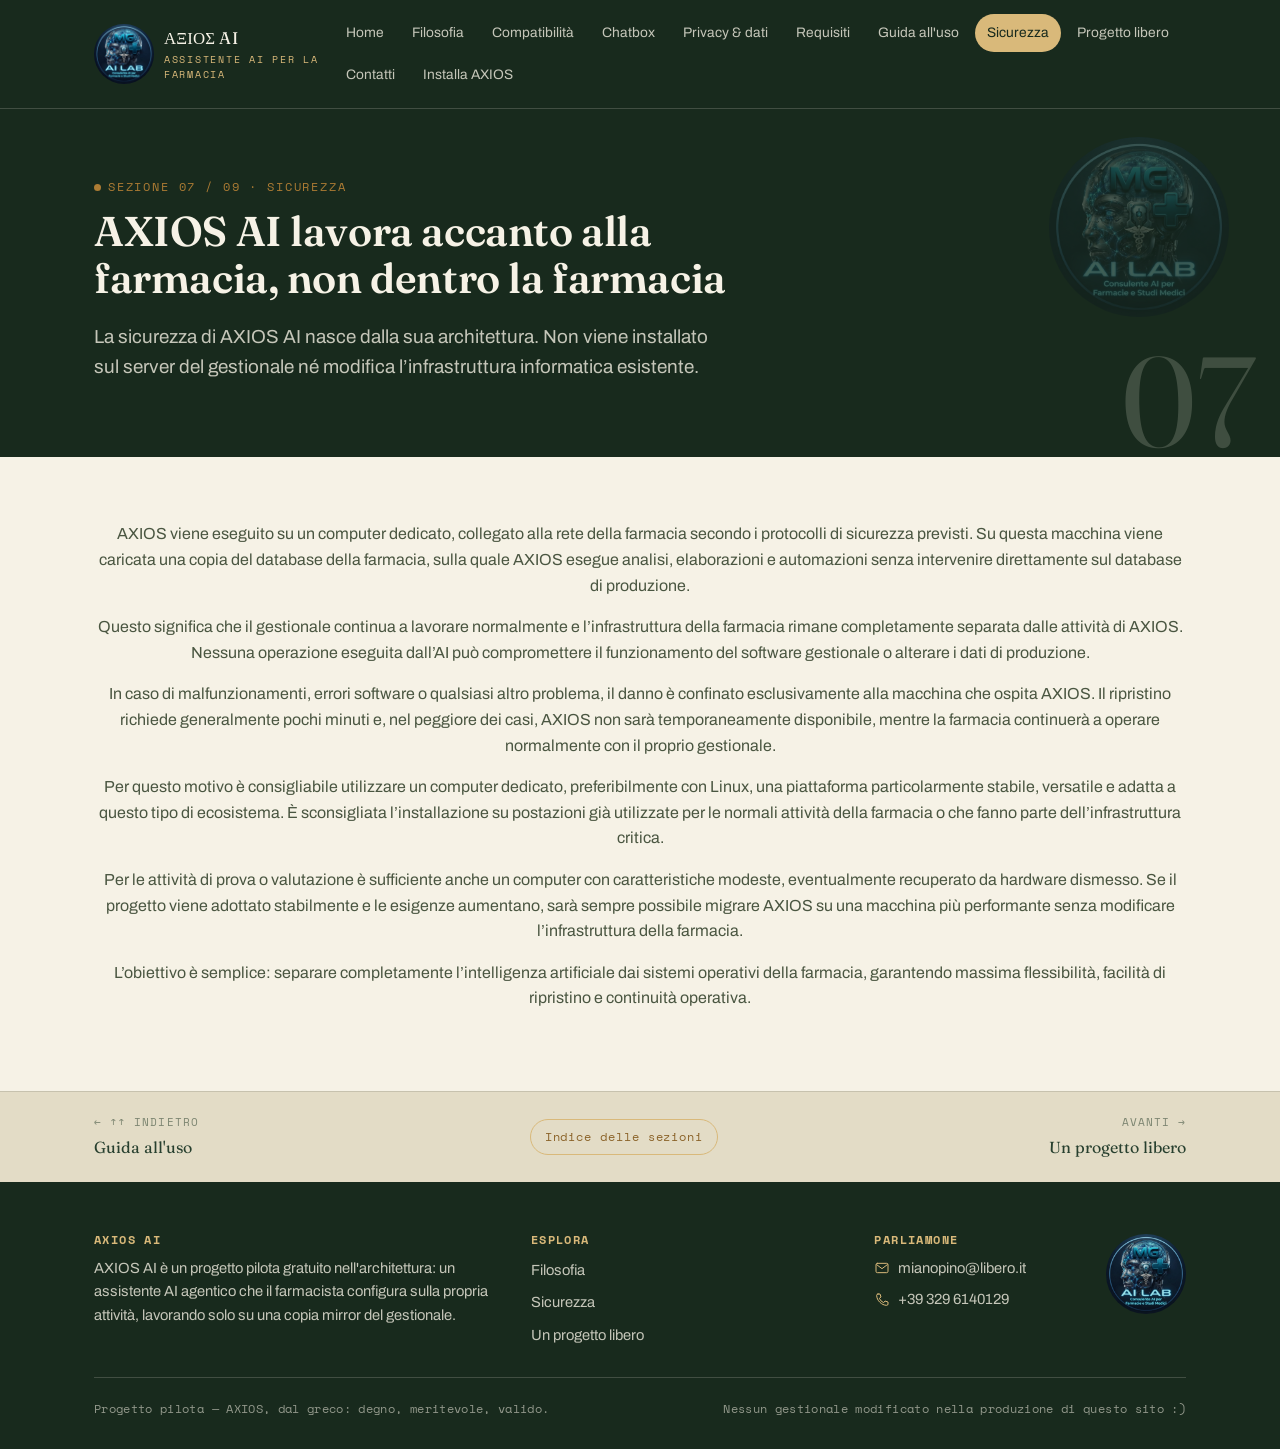
<file: sicurezza.html>
<!doctype html>
<html lang="it">
<head>
<meta charset="utf-8">
<meta name="viewport" content="width=device-width, initial-scale=1">
<title>Sicurezza &middot; AXIOS AI</title>
<meta name="description" content="AXIOS AI lavora accanto alla farmacia, non dentro la farmacia. Architettura di isolamento totale.">
<meta property="og:title" content="Sicurezza &middot; AXIOS AI">
<meta property="og:description" content="AXIOS AI lavora accanto alla farmacia, non dentro la farmacia. Architettura di isolamento totale.">
<meta property="og:type" content="website">
<link rel="icon" type="image/png" sizes="32x32" href="assets/img/favicon.png">

<link rel="preconnect" href="https://fonts.googleapis.com">
<link rel="preconnect" href="https://fonts.gstatic.com" crossorigin>
<link href="https://fonts.googleapis.com/css2?family=Fraunces:ital,opsz,wght@0,9..144,400;0,9..144,600;1,9..144,500&amp;family=Archivo:wght@400;500;600;700&amp;family=Space+Mono:wght@400;700&amp;display=swap" rel="stylesheet">
<link rel="stylesheet" href="assets/css/style.css">
</head>
<body>
  <header class="site-header">
    <div class="site-header__bar">
      <a class="brand" href="index.html">
        <img class="brand__logo" src="assets/img/logo.jpg" alt="AXIOS AI">
        <span class="brand__word">&#913;&#926;&#921;&#927;&#931; AI<small>Assistente AI per la Farmacia</small></span>
      </a>
      <button class="nav-toggle" aria-label="Apri il menu" aria-expanded="false">
        <svg viewBox="0 0 24 24" fill="none" stroke="currentColor" stroke-width="1.6" stroke-linecap="round"><path d="M4 7h16M4 12h16M4 17h16"/></svg>
      </button>
      <nav class="site-nav">
        <ul class="site-nav__list">
          <li><a href="index.html">Home</a></li>
          <li><a href="filosofia.html">Filosofia</a></li>
          <li><a href="compatibilita.html">Compatibilit&agrave;</a></li>
          <li><a href="chatbox.html">Chatbox</a></li>
          <li><a href="privacy.html">Privacy &amp; dati</a></li>
          <li><a href="requisiti.html">Requisiti</a></li>
          <li><a href="guida-uso.html">Guida all'uso</a></li>
          <li><a href="sicurezza.html" aria-current="page">Sicurezza</a></li>
          <li><a href="progetto-libero.html">Progetto libero</a></li>
          <li><a href="contatti.html">Contatti</a></li>
          <li><a href="installa-axios.html">Installa AXIOS</a></li>
        </ul>
      </nav>
    </div>
  </header>
  <section class="page-hero">
    <div class="container">
      <img class="hero__brand-stamp" src="assets/img/logo.jpg" alt="" aria-hidden="true">
      <span class="page-hero__index">07</span>
      <p class="eyebrow on-dark">Sezione 07 / 09 &middot; Sicurezza</p>
      <h1>AXIOS AI lavora accanto alla farmacia, non dentro la farmacia</h1>
      <p class="lead">La sicurezza di AXIOS AI nasce dalla sua architettura. Non viene installato sul server del gestionale n&eacute; modifica l&rsquo;infrastruttura informatica esistente.</p>
    </div>
  </section>
  <section class="section section--paper">
    <div class="container">
      <div class="prose">
        <p>AXIOS viene eseguito su un computer dedicato, collegato alla rete della farmacia secondo i protocolli di sicurezza previsti. Su questa macchina viene caricata una copia del database della farmacia, sulla quale AXIOS esegue analisi, elaborazioni e automazioni senza intervenire direttamente sul database di produzione.</p>
        <p>Questo significa che il gestionale continua a lavorare normalmente e l&rsquo;infrastruttura della farmacia rimane completamente separata dalle attivit&agrave; di AXIOS. Nessuna operazione eseguita dall&rsquo;AI pu&ograve; compromettere il funzionamento del software gestionale o alterare i dati di produzione.</p>
        <p>In caso di malfunzionamenti, errori software o qualsiasi altro problema, il danno &egrave; confinato esclusivamente alla macchina che ospita AXIOS. Il ripristino richiede generalmente pochi minuti e, nel peggiore dei casi, AXIOS non sar&agrave; temporaneamente disponibile, mentre la farmacia continuer&agrave; a operare normalmente con il proprio gestionale.</p>
        <p>Per questo motivo &egrave; consigliabile utilizzare un computer dedicato, preferibilmente con Linux, una piattaforma particolarmente stabile, versatile e adatta a questo tipo di ecosistema. &Egrave; sconsigliata l&rsquo;installazione su postazioni gi&agrave; utilizzate per le normali attivit&agrave; della farmacia o che fanno parte dell&rsquo;infrastruttura critica.</p>
        <p>Per le attivit&agrave; di prova o valutazione &egrave; sufficiente anche un computer con caratteristiche modeste, eventualmente recuperato da hardware dismesso. Se il progetto viene adottato stabilmente e le esigenze aumentano, sar&agrave; sempre possibile migrare AXIOS su una macchina pi&ugrave; performante senza modificare l&rsquo;infrastruttura della farmacia.</p>
        <p>L&rsquo;obiettivo &egrave; semplice: separare completamente l&rsquo;intelligenza artificiale dai sistemi operativi della farmacia, garantendo massima flessibilit&agrave;, facilit&agrave; di ripristino e continuit&agrave; operativa.</p>
      </div>
    </div>
  </section>
  <nav class="pager" aria-label="Naviga tra le sezioni">
    <div class="pager__inner">
      <a class="pager__link is-prev" href="guida-uso.html">
        <span class="pager__dir">&larr; &uarr;&uarr; Indietro</span>
        <span class="pager__title">Guida all'uso</span>
      </a>
      <a class="pager__home" href="index.html#menu">Indice delle sezioni</a>
      <a class="pager__link is-next" href="progetto-libero.html">
        <span class="pager__dir">Avanti &rarr;</span>
        <span class="pager__title">Un progetto libero</span>
      </a>
    </div>
  </nav>
  <footer class="site-footer">
    <div class="container">
      <div class="footer-grid">
        <div>
          <h4>AXIOS AI</h4>
          <p>AXIOS AI &egrave; un progetto pilota gratuito nell'architettura: un assistente AI agentico che il farmacista configura sulla propria attivit&agrave;, lavorando solo su una copia mirror del gestionale.</p>
        </div>
        <div>
          <h4>Esplora</h4>
          <ul class="footer-links">
            <li><a href="filosofia.html">Filosofia</a></li>
            <li><a href="sicurezza.html">Sicurezza</a></li>
            <li><a href="progetto-libero.html">Un progetto libero</a></li>
          </ul>
        </div>
        <div class="footer-parliamone">
          <div class="footer-parliamone__content">
            <h4>Parliamone</h4>
            <div class="footer-contact">
              <a href="mailto:mianopino@libero.it"><svg class="icon" viewBox="0 0 24 24" fill="none" stroke="currentColor" stroke-width="1.5" stroke-linecap="round" stroke-linejoin="round" aria-hidden="true"><rect x="3" y="5" width="18" height="14" rx="2"/><path d="m4 7 8 6 8-6"/></svg> mianopino@libero.it</a>
              <a href="https://wa.me/393296140129"><svg class="icon" viewBox="0 0 24 24" fill="none" stroke="currentColor" stroke-width="1.5" stroke-linecap="round" stroke-linejoin="round" aria-hidden="true"><path d="M6 3h3l1.5 4.5L8 9.5a12 12 0 0 0 6.5 6.5l2-2.5L21 15v3a2 2 0 0 1-2 2C11.5 20 4 12.5 4 5a2 2 0 0 1 2-2Z"/></svg> +39 329 6140129</a>
            </div>
          </div>
          <img class="footer-logo" src="assets/img/logo.jpg" alt="AXIOS AI">
        </div>
      </div>
      <div class="footer-bottom">
        <span>Progetto pilota &mdash; AXIOS, dal greco: degno, meritevole, valido.</span>
        <span>Nessun gestionale modificato nella produzione di questo sito :)</span>
      </div>
    </div>
  </footer>
  <script src="assets/js/main.js"></script>
</body>
</html>
</file>
<file: assets/css/style.css>
/* ====================================================================
   AXIOS AI — design system
   Palette "farmacia d'autore": carta calda + verde boscoso da vetro
   da farmacia antica + ottone/ambra come accento. Serif di carattere
   per i titoli (eredità), sans utilitaria per il corpo (tecnologia),
   monospace per le etichette (l'agent / il lato "macchina").
   ==================================================================== */

:root {
  --color-bg: #eee8da;
  --color-bg-soft: #e3dcc6;
  --color-paper: #f6f2e6;
  --color-ink: #20271f;
  --color-ink-soft: #4a5641;
  --color-ink-faint: #7c8571;
  --color-brand: #28402f;
  --color-brand-deep: #182a1d;
  --color-brand-mid: #3f614a;
  --color-accent: #ad7c34;
  --color-accent-deep: #8a6228;
  --color-accent-soft: #d9b97a;
  --color-line: rgba(32, 39, 31, 0.14);
  --color-line-deep: rgba(246, 242, 230, 0.18);

  --font-display: "Fraunces", Georgia, serif;
  --font-body: "Archivo", "Helvetica Neue", Arial, sans-serif;
  --font-mono: "Space Mono", "Courier New", monospace;

  --container: 1140px;
  --radius-s: 8px;
  --radius-m: 14px;
  --radius-l: 26px;
  --shadow-card: 0 18px 40px -22px rgba(24, 32, 22, 0.35);
}

* { box-sizing: border-box; }

html { scroll-behavior: smooth; }

body {
  margin: 0;
  background: var(--color-bg);
  color: var(--color-ink);
  font-family: var(--font-body);
  font-size: 16px;
  line-height: 1.6;
  -webkit-font-smoothing: antialiased;
}

img, svg { display: block; max-width: 100%; }

a { color: inherit; text-decoration: none; }

h1, h2, h3, h4 {
  font-family: var(--font-display);
  font-weight: 600;
  line-height: 1.12;
  margin: 0 0 0.5em;
  letter-spacing: -0.01em;
}

p { margin: 0 0 1em; color: var(--color-ink-soft); }

.container {
  width: 100%;
  max-width: var(--container);
  margin: 0 auto;
  padding: 0 24px;
}

.eyebrow {
  display: inline-flex;
  align-items: center;
  gap: 0.6em;
  font-family: var(--font-mono);
  font-size: 0.72rem;
  letter-spacing: 0.16em;
  text-transform: uppercase;
  color: var(--color-accent);
}
.eyebrow::before {
  content: "";
  width: 7px;
  height: 7px;
  border-radius: 50%;
  background: var(--color-accent);
  flex: none;
}
.on-dark .eyebrow,
.on-dark .eyebrow::before { color: var(--color-accent-soft); background: var(--color-accent-soft); }

.lead {
  font-size: 1.18rem;
  color: var(--color-ink-soft);
  max-width: 640px;
}

.btn {
  display: inline-flex;
  align-items: center;
  gap: 0.6em;
  font-family: var(--font-body);
  font-weight: 600;
  font-size: 0.95rem;
  padding: 0.85em 1.5em;
  border-radius: 999px;
  border: 1.5px solid transparent;
  cursor: pointer;
  transition: transform 0.18s ease, box-shadow 0.18s ease, background 0.18s ease, color 0.18s ease, border-color .18s ease;
}
.btn-accent { background: var(--color-accent); color: var(--color-paper); }
.btn-accent:hover { background: var(--color-accent-deep); transform: translateY(-1px); }
.btn-outline { border-color: var(--color-line-deep); color: var(--color-paper); }
.btn-outline:hover { border-color: var(--color-accent-soft); color: var(--color-accent-soft); }
.btn-outline-dark { border-color: var(--color-line); color: var(--color-ink); }
.btn-outline-dark:hover { border-color: var(--color-brand); color: var(--color-brand); }

/* ---------------------------------------------------------------- */
/* Header / navigazione                                             */
/* ---------------------------------------------------------------- */

.site-header {
  position: sticky;
  top: 0;
  z-index: 50;
  background: var(--color-brand-deep);
  border-bottom: 1px solid var(--color-line-deep);
}

.site-header__bar {
  display: flex;
  align-items: center;
  justify-content: space-between;
  padding: 14px 24px;
  max-width: var(--container);
  margin: 0 auto;
}

.brand {
  display: flex;
  align-items: center;
  gap: 10px;
  color: var(--color-paper);
}
.brand__mark { width: 34px; height: 34px; flex: none; }
.brand__logo { width: 60px; height: 60px; flex: none; border-radius: 50%; object-fit: cover; }
.brand__word {
  font-family: var(--font-display);
  font-size: 1.05rem;
  letter-spacing: 0.01em;
}
.brand__word small {
  display: block;
  font-family: var(--font-mono);
  font-size: 0.6rem;
  letter-spacing: 0.18em;
  color: var(--color-accent-soft);
  text-transform: uppercase;
}

.nav-toggle {
  display: none;
  background: none;
  border: 1px solid var(--color-line-deep);
  border-radius: var(--radius-s);
  color: var(--color-paper);
  width: 42px;
  height: 38px;
  align-items: center;
  justify-content: center;
  cursor: pointer;
}
.nav-toggle svg { width: 20px; height: 20px; }

.site-nav { display: flex; }
.site-nav__list {
  display: flex;
  flex-wrap: wrap;
  gap: 4px;
  list-style: none;
  margin: 0;
  padding: 0;
}
.site-nav__list a {
  display: block;
  padding: 8px 12px;
  border-radius: 999px;
  font-size: 0.86rem;
  color: rgba(246, 242, 230, 0.78);
  transition: background 0.15s ease, color 0.15s ease;
}
.site-nav__list a:hover { color: var(--color-paper); background: rgba(246, 242, 230, 0.08); }
.site-nav__list a[aria-current="page"] {
  color: var(--color-brand-deep);
  background: var(--color-accent-soft);
}

@media (max-width: 880px) {
  .nav-toggle { display: flex; }
  .site-nav {
    display: none;
    position: absolute;
    top: 100%;
    left: 0;
    right: 0;
    background: var(--color-brand-deep);
    border-bottom: 1px solid var(--color-line-deep);
    padding: 10px 18px 18px;
  }
  .site-nav.is-open { display: block; }
  .site-nav__list { flex-direction: column; gap: 2px; }
  .site-nav__list a { padding: 12px 14px; }
}

/* ---------------------------------------------------------------- */
/* Hero — home                                                      */
/* ---------------------------------------------------------------- */

.hero {
  position: relative;
  color: var(--color-paper);
  overflow: hidden;
  background-image:
    linear-gradient(180deg,
      rgba(13, 20, 15, 0.40) 0%,
      rgba(13, 20, 15, 0.55) 30%,
      rgba(13, 20, 15, 0.68) 50%,
      rgba(13, 20, 15, 0.82) 70%,
      rgba(13, 20, 15, 0.93) 100%),
    url("../img/hero-cover.jpg");
  background-size: cover;
  background-position: center top;
  background-repeat: no-repeat;
  min-height: clamp(480px, 78vw, 680px);
  display: flex;
  align-items: center;
  justify-content: center;
  text-align: center;
  padding: 220px 0 40px;
}
@media (max-width: 600px) {
  .hero { padding: 280px 0 40px; }
}

.hero__seal {
  position: absolute;
  top: -120px;
  right: -160px;
  width: 620px;
  height: 620px;
  color: var(--color-paper);
  opacity: 0.06;
  pointer-events: none;
}
.hero__dot {
  position: absolute;
  border-radius: 50%;
  background: var(--color-accent-soft);
  opacity: 0.55;
}

.hero__inner {
  position: relative;
  max-width: 720px;
  width: 100%;
  margin: 0 auto;
}

.hero h1 {
  font-size: clamp(2.1rem, 4.6vw, 3.1rem);
  margin: 0.4em 0 0.5em;
  text-align: center;
}
.hero__inner p,
.hero__inner .lead {
  text-align: center;
}
.hero h1 em {
  font-style: italic;
  color: var(--color-accent-soft);
}

.hero__brand-stamp {
  position: absolute;
  width: 180px;
  height: 180px;
  border-radius: 50%;
  object-fit: cover;
  opacity: 0.25;
  pointer-events: none;
  top: 8%;
  right: 4%;
  animation: stamp-pulse 3s ease-in-out infinite;
}
@media (max-width: 600px) {
  .hero__brand-stamp { width: 90px; height: 90px; top: 4%; right: 4%; }
}
@media (max-width: 400px) {
  .hero__brand-stamp { width: 70px; height: 70px; }
}
@keyframes stamp-pulse {
  0%, 100% { opacity: 0.25; transform: scale(1); }
  50%      { opacity: 1; transform: scale(1.1); }
}

.hero__cta { display: flex; gap: 14px; flex-wrap: wrap; margin-top: 1.6em; }



/* ---------------------------------------------------------------- */
/* Page hero — pagine interne                                       */
/* ---------------------------------------------------------------- */

.page-hero {
  background: var(--color-brand-deep);
  color: var(--color-paper);
  padding: 64px 0 56px;
  position: relative;
  overflow: hidden;
}
.page-hero__index {
  position: absolute;
  right: 24px;
  bottom: -8px;
  font-family: var(--font-display);
  font-size: clamp(4rem, 12vw, 8rem);
  color: var(--color-line-deep);
  line-height: 1;
  pointer-events: none;
}
.page-hero h1 { font-size: clamp(1.9rem, 4vw, 2.6rem); max-width: 720px; }
.page-hero .lead { color: rgba(246, 242, 230, 0.78); }

/* ---------------------------------------------------------------- */
/* Sezioni generiche                                                 */
/* ---------------------------------------------------------------- */

.section { padding: 64px 0; }
.section--soft { background: var(--color-bg-soft); }
.section--paper { background: var(--color-paper); }
.section--paper .container p,
.section--paper .container h1,
.section--paper .container h2,
.section--paper .container h3,
.section--paper .container .lead,
.section--paper .container .callout { text-align: center; }
.section--paper .container .callout { max-width: 640px; margin-left: auto; margin-right: auto; }
.section-head { max-width: 680px; margin-bottom: 2.2em; }

.reveal { opacity: 0; transform: translateY(14px); transition: opacity .55s ease, transform .55s ease; }
.reveal.is-visible { opacity: 1; transform: none; }
@media (prefers-reduced-motion: reduce) {
  html { scroll-behavior: auto; }
  .reveal { opacity: 1; transform: none; transition: none; }
}

/* ---------------------------------------------------------------- */
/* Card del menu (home)                                              */
/* ---------------------------------------------------------------- */

.menu-grid {
  display: grid;
  grid-template-columns: repeat(auto-fit, minmax(250px, 1fr));
  gap: 18px;
}

.menu-card {
  background: var(--color-paper);
  border: 1px solid var(--color-line);
  border-radius: var(--radius-m);
  padding: 24px 22px 22px;
  display: flex;
  flex-direction: column;
  gap: 10px;
  transition: transform 0.2s ease, box-shadow 0.2s ease, border-color 0.2s ease;
}
.menu-card:hover {
  transform: translateY(-4px);
  box-shadow: var(--shadow-card);
  border-color: var(--color-accent-soft);
}
.menu-card__top { display: flex; align-items: center; justify-content: space-between; }
.menu-card__num { font-family: var(--font-mono); font-size: 0.75rem; color: var(--color-ink-faint); }
.menu-card__icon { width: 30px; height: 30px; color: var(--color-accent); }
.menu-card h3 { font-size: 1.2rem; margin: 0; }
.menu-card p { margin: 0; font-size: 0.92rem; }
.menu-card__go {
  margin-top: auto;
  font-family: var(--font-mono);
  font-size: 0.74rem;
  letter-spacing: 0.06em;
  color: var(--color-accent-deep);
  display: inline-flex;
  align-items: center;
  gap: 6px;
}
.menu-card__go svg { width: 14px; height: 14px; transition: transform .18s ease; }
.menu-card:hover .menu-card__go svg { transform: translateX(3px); }

/* ---------------------------------------------------------------- */
/* Feature blocks (icona + titolo + testo)                          */
/* ---------------------------------------------------------------- */

.feature-grid {
  display: grid;
  grid-template-columns: repeat(auto-fit, minmax(230px, 1fr));
  gap: 20px;
}
.feature {
  background: var(--color-paper);
  border: 1px solid var(--color-line);
  border-radius: var(--radius-m);
  padding: 22px 20px;
}
.feature__icon {
  width: 38px;
  height: 38px;
  color: var(--color-accent);
  background: var(--color-bg-soft);
  border-radius: var(--radius-s);
  padding: 8px;
  margin-bottom: 14px;
}
.feature h3 { font-size: 1.05rem; margin-bottom: 0.35em; }
.feature p { font-size: 0.92rem; margin: 0; }

/* ---------------------------------------------------------------- */
/* Duo card (confronto a due colonne)                                */
/* ---------------------------------------------------------------- */

.duo-grid {
  display: grid;
  grid-template-columns: repeat(auto-fit, minmax(280px, 1fr));
  gap: 20px;
}
.duo-card {
  border-radius: var(--radius-m);
  padding: 28px 26px;
  border: 1px solid var(--color-line);
  background: var(--color-paper);
}
.duo-card--brand {
  background: var(--color-brand);
  color: var(--color-paper);
  border-color: var(--color-brand);
}
.duo-card--brand p { color: rgba(246, 242, 230, 0.82); }
.duo-card--brand .duo-card__icon { color: var(--color-accent-soft); }
.duo-card__icon { width: 34px; height: 34px; color: var(--color-accent); margin-bottom: 12px; }
.duo-card h3 { font-size: 1.25rem; }
.duo-card ul { margin: 0; padding: 0; list-style: none; }
.duo-card li {
  padding: 9px 0;
  border-top: 1px solid var(--color-line);
  font-size: 0.93rem;
  display: flex;
  gap: 8px;
}
.duo-card--brand li { border-top-color: var(--color-line-deep); }
.duo-card li:first-of-type { border-top: none; padding-top: 0; }
.duo-card li b { color: var(--color-ink); font-weight: 600; }
.duo-card--brand li b { color: var(--color-paper); }
.duo-card__badge {
  display: inline-block;
  font-family: var(--font-mono);
  font-size: 0.7rem;
  letter-spacing: 0.08em;
  text-transform: uppercase;
  padding: 4px 10px;
  border-radius: 999px;
  background: var(--color-accent-soft);
  color: var(--color-brand-deep);
  margin-top: 16px;
}

/* ---------------------------------------------------------------- */
/* Liste numerate / step                                            */
/* ---------------------------------------------------------------- */

.step-list { display: flex; flex-direction: column; gap: 16px; }
.step {
  display: grid;
  grid-template-columns: 56px 1fr;
  gap: 18px;
  align-items: start;
  padding: 18px 0;
  border-top: 1px solid var(--color-line);
}
.step:first-child { border-top: none; padding-top: 0; }
.step__num {
  font-family: var(--font-mono);
  font-size: 0.85rem;
  color: var(--color-accent);
  padding-top: 4px;
}
.step h3 { font-size: 1.08rem; margin-bottom: 0.3em; }
.step p { margin: 0; }

/* ---------------------------------------------------------------- */
/* Callout                                                          */
/* ---------------------------------------------------------------- */

.callout {
  border-radius: var(--radius-m);
  border: 1px dashed var(--color-accent-soft);
  background: var(--color-bg-soft);
  padding: 22px 24px;
  font-size: 0.95rem;
}
.callout strong { color: var(--color-brand); }

/* ---------------------------------------------------------------- */
/* Pager (prev / menu / next)                                       */
/* ---------------------------------------------------------------- */

.pager {
  border-top: 1px solid var(--color-line);
  background: var(--color-bg-soft);
}
.pager__inner {
  display: flex;
  align-items: center;
  justify-content: space-between;
  gap: 14px;
  padding: 22px 24px;
  max-width: var(--container);
  margin: 0 auto;
}
.pager__link {
  display: flex;
  flex-direction: column;
  gap: 4px;
  max-width: 38%;
}
.pager__link.is-next { text-align: right; align-items: flex-end; }
.pager__dir {
  font-family: var(--font-mono);
  font-size: 0.66rem;
  letter-spacing: 0.1em;
  text-transform: uppercase;
  color: var(--color-ink-faint);
}
.pager__title { font-family: var(--font-display); font-size: 1rem; color: var(--color-brand); }
.pager__home {
  font-family: var(--font-mono);
  font-size: 0.72rem;
  letter-spacing: 0.08em;
  color: var(--color-accent-deep);
  border: 1px solid var(--color-accent-soft);
  border-radius: 999px;
  padding: 8px 14px;
  flex: none;
}
@media (max-width: 600px) {
  .pager__inner { flex-wrap: wrap; }
  .pager__link { max-width: 100%; }
  .pager__home { order: -1; width: 100%; text-align: center; }
}

/* ---------------------------------------------------------------- */
/* Footer                                                            */
/* ---------------------------------------------------------------- */

.site-footer {
  background: var(--color-brand-deep);
  color: rgba(246, 242, 230, 0.78);
  padding: 52px 0 30px;
}
.footer-grid {
  display: grid;
  grid-template-columns: 1.3fr 1fr 1fr;
  gap: 32px;
  padding-bottom: 30px;
  border-bottom: 1px solid var(--color-line-deep);
}
@media (max-width: 760px) { .footer-grid { grid-template-columns: 1fr; gap: 26px; } }
.footer-grid h4 {
  font-family: var(--font-mono);
  font-size: 0.72rem;
  letter-spacing: 0.12em;
  text-transform: uppercase;
  color: var(--color-accent-soft);
  margin-bottom: 0.8em;
}
.footer-grid p, .footer-grid a { color: rgba(246, 242, 230, 0.78); font-size: 0.92rem; }
.footer-grid a:hover { color: var(--color-paper); }
.footer-contact { display: flex; flex-direction: column; gap: 8px; }
.footer-contact a { display: inline-flex; gap: 8px; align-items: center; }
.footer-contact svg { width: 16px; height: 16px; color: var(--color-accent-soft); flex: none; }
.footer-links { list-style: none; margin: 0; padding: 0; display: flex; flex-direction: column; gap: 7px; }
.footer-bottom {
  display: flex;
  justify-content: space-between;
  flex-wrap: wrap;
  gap: 10px;
  padding-top: 22px;
  font-family: var(--font-mono);
  font-size: 0.72rem;
  letter-spacing: 0.03em;
  color: rgba(246, 242, 230, 0.55);
}

.footer-logo {
  width: 80px;
  height: 80px;
  border-radius: 50%;
  object-fit: cover;
  flex: none;
  opacity: 0.9;
  transition: opacity .3s;
}
.footer-logo:hover { opacity: 1; }
.footer-parliamone {
  display: flex;
  gap: 24px;
  align-items: flex-start;
}
.footer-parliamone__content {
  flex: 1;
}

/* ---------------------------------------------------------------- */
/* Utility                                                           */
/* ---------------------------------------------------------------- */

.icon { width: 22px; height: 22px; }
.text-center { text-align: center; }
.mt-0 { margin-top: 0; }
.stack { display: flex; flex-direction: column; gap: 1.1em; }
:focus-visible { outline: 2.5px solid var(--color-accent); outline-offset: 2px; }
</file>
